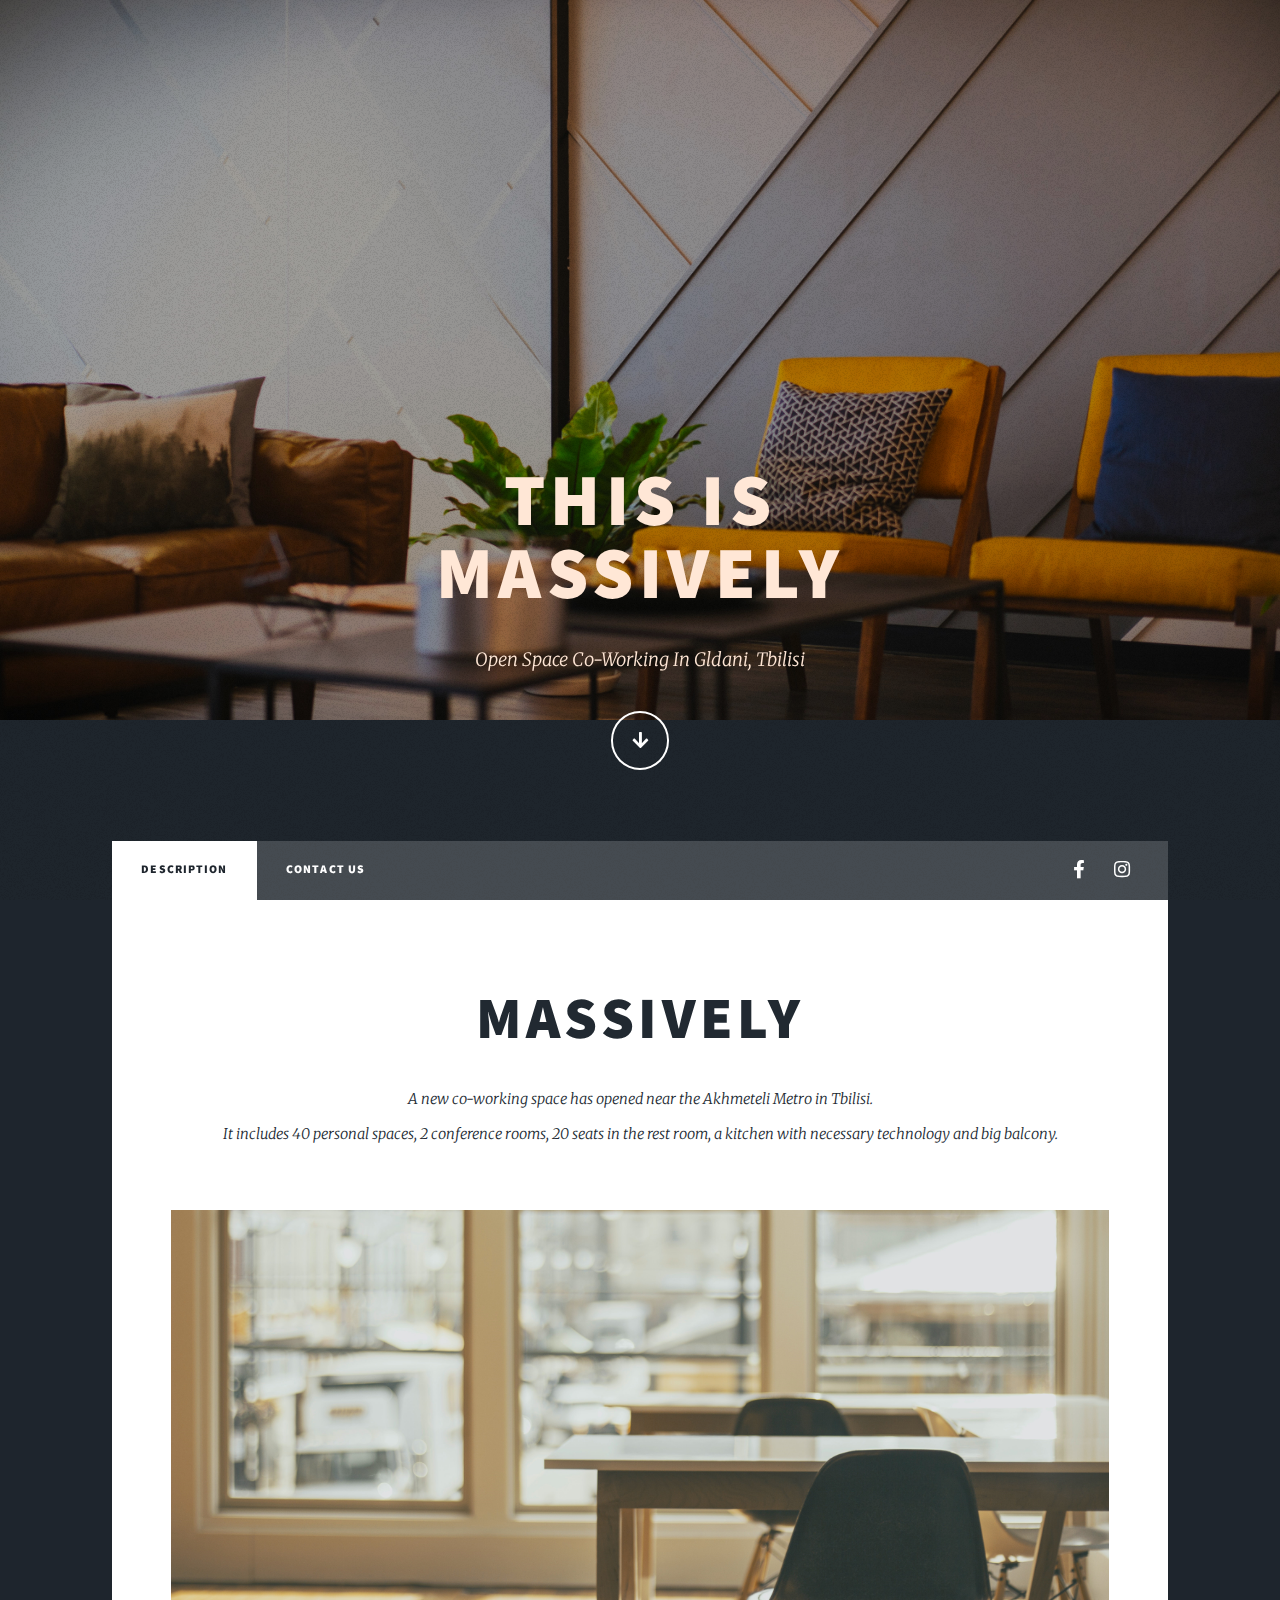
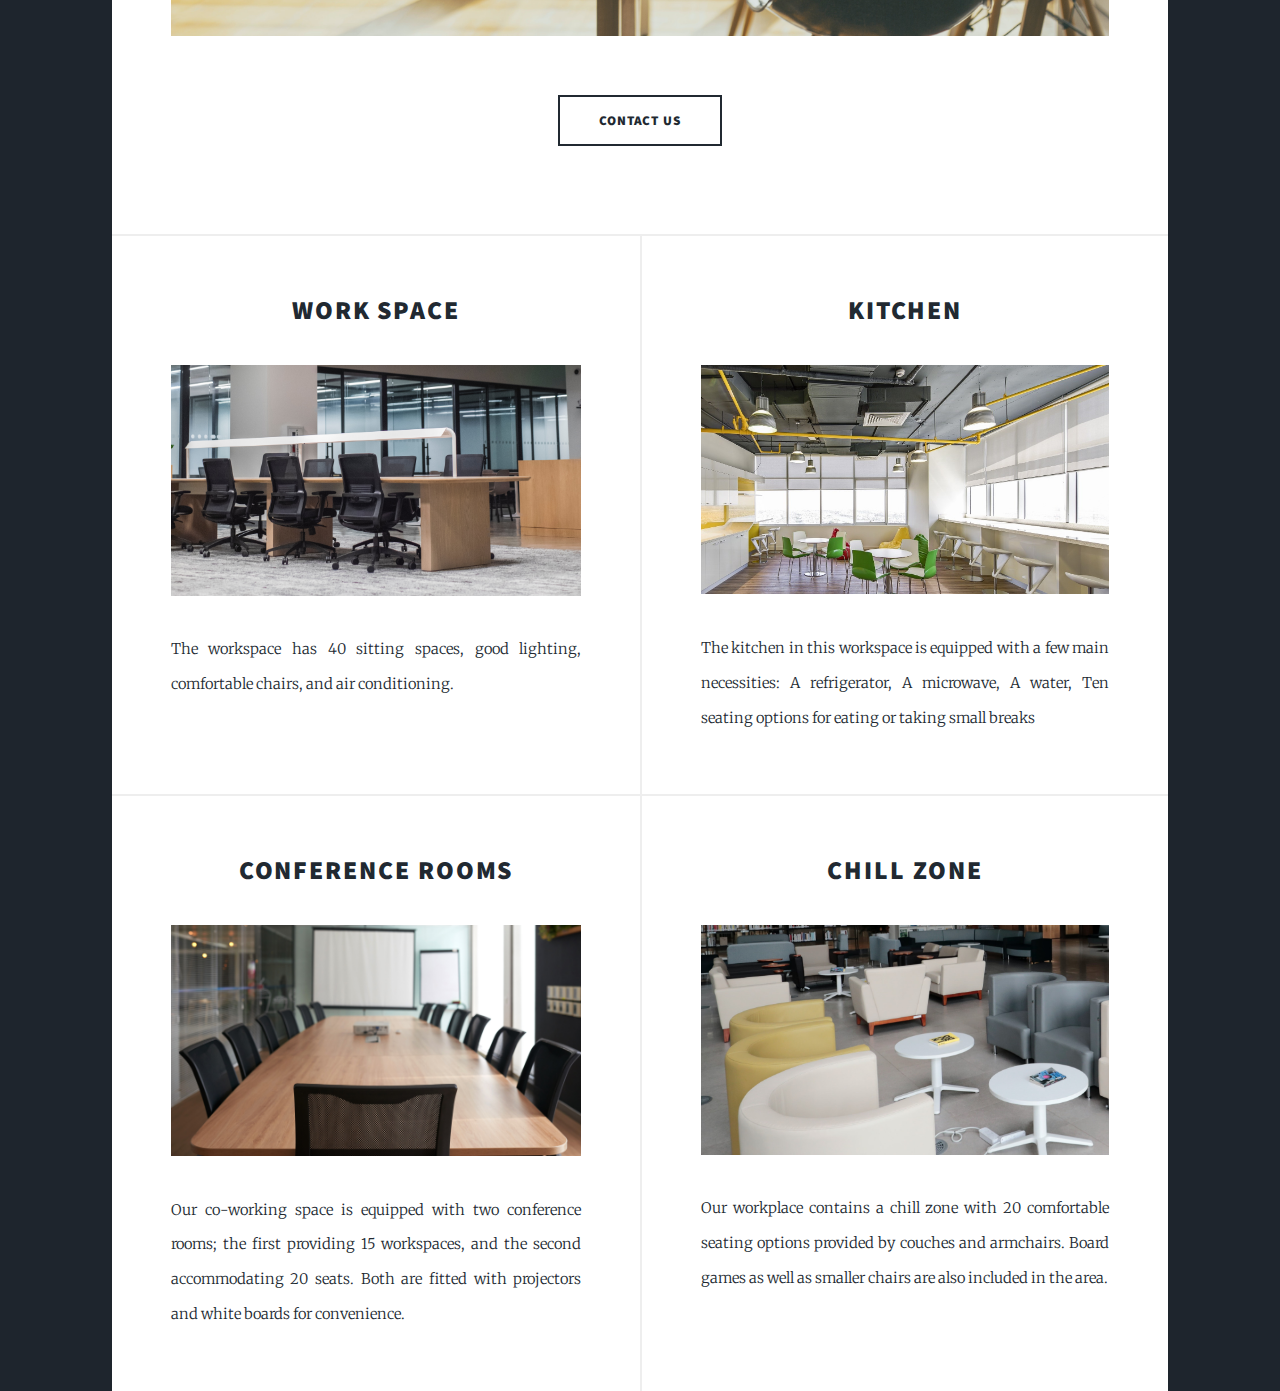
<file: index.html>
<!DOCTYPE html>
<!--
	Massively by HTML5 UP
	html5up.net | @ajlkn
	Free for personal and commercial use under the CCA 3.0 license (html5up.net/license)
-->
<html>
  <head>
    <title>Massively</title>
    <meta charset="utf-8" />
    <meta name="viewport" content="width=device-width, initial-scale=1, user-scalable=no" />
    <link rel="stylesheet" href="assets/css/main.css" />
    <noscript><link rel="stylesheet" href="assets/css/noscript.css" /></noscript>
  </head>
  <body class="is-preload">
    <!-- Wrapper -->
    <div id="wrapper" class="fade-in">
      <!-- Intro -->
      <div id="intro">
        <h1>
          This is
          <br />
          Massively
        </h1>
        <p>Open Space Co-Working In Gldani, Tbilisi</p>
        <ul class="actions">
          <li><a href="#header" class="button icon solid solo fa-arrow-down scrolly">Continue</a></li>
        </ul>
      </div>

      <!-- Header -->
      <header id="header">
        <a class="logo">Massively</a>
      </header>

      <!-- Nav -->
      <nav id="nav">
        <ul class="links">
          <li class="active"><a href="index.html">Description</a></li>
          <li><a href="contact-us.html">Contact Us</a></li>
        </ul>
        <ul class="icons">
          <li>
            <a href="https://www.facebook.com/massively.tbilisi/" target="_blank" class="icon brands fa-facebook-f"><span class="label">Facebook</span></a>
          </li>
          <li>
            <a href="https://www.instagram.com/massively_tbilisi/" target="_blank" class="icon brands fa-instagram"><span class="label">Instagram</span></a>
          </li>
        </ul>
      </nav>

      <!-- Main -->
      <div id="main">
        <!-- Featured Post -->
        <article class="post featured">
          <header class="major">
            <!-- <span class="date">April 25, 2017</span> -->
            <h2>
              <a href="#">MASSIVELY</a>
            </h2>
            <p>
              A new co-working space has opened near the Akhmeteli Metro in Tbilisi.
              <br />
              It includes 40 personal spaces, 2 conference rooms, 20 seats in the rest room, a kitchen with necessary technology and big balcony.
            </p>
          </header>
          <a href="#" class="image main"><img src="images/pic01.jpg" alt="" /></a>
          <ul class="actions special">
            <li><a href="contact-us.html" class="button large">Contact us</a></li>
          </ul>
        </article>

        <!-- Posts -->
        <section class="posts">
          <article>
            <header>
              <!-- <span class="date">April 24, 2017</span> -->
              <h2>
                <a href="#"
                  >Work Space</a
                >
              </h2>
            </header>
            <a href="#" class="image fit"><img src="images/pic02.jpg" alt="" /></a>
            <p>The workspace has 40 sitting spaces, good lighting, comfortable chairs, and air conditioning.</p>
          </article>
          <article>
            <header>
              <!-- <span class="date">April 22, 2017</span> -->
              <h2>
                <a href="#"
                  >Kitchen</a
                >
              </h2>
            </header>
            <a href="#" class="image fit"><img src="images/pic03.jpg" alt="" /></a>
            <p>The kitchen in this workspace is equipped with a few main necessities:

              A refrigerator,
              A microwave,
              A water,
              Ten seating options for eating or taking small breaks</p>
  
          </article>
          <article>
            <header>
              <h2>
                <a href="#"
                  >Conference Rooms</a
                >
              </h2>
            </header>
            <a href="#" class="image fit"><img src="images/pic04.jpg" alt="" /></a>
            <p>Our co-working space is equipped with two conference rooms; the first providing 15 workspaces, and the second accommodating 20 seats. Both are fitted with projectors and white boards for convenience.</p>

          </article>
          <article>
            <header>
              <h2>
                <a href="#"
                  >Chill Zone</a
                >
              </h2>
            </header>
            <a href="#" class="image fit"><img src="images/pic05.jpg" alt="" /></a>
            <p>Our workplace contains a chill zone with 20 comfortable seating options provided by couches and armchairs. Board games as well as smaller chairs are also included in the area.</p>
          </article>
        </section>
      </div>


    <!-- Scripts -->
    <script src="assets/js/jquery.min.js"></script>
    <script src="assets/js/jquery.scrollex.min.js"></script>
    <script src="assets/js/jquery.scrolly.min.js"></script>
    <script src="assets/js/browser.min.js"></script>
    <script src="assets/js/breakpoints.min.js"></script>
    <script src="assets/js/util.js"></script>
    <script src="assets/js/main.js"></script>
  </body>
</html>
</file>
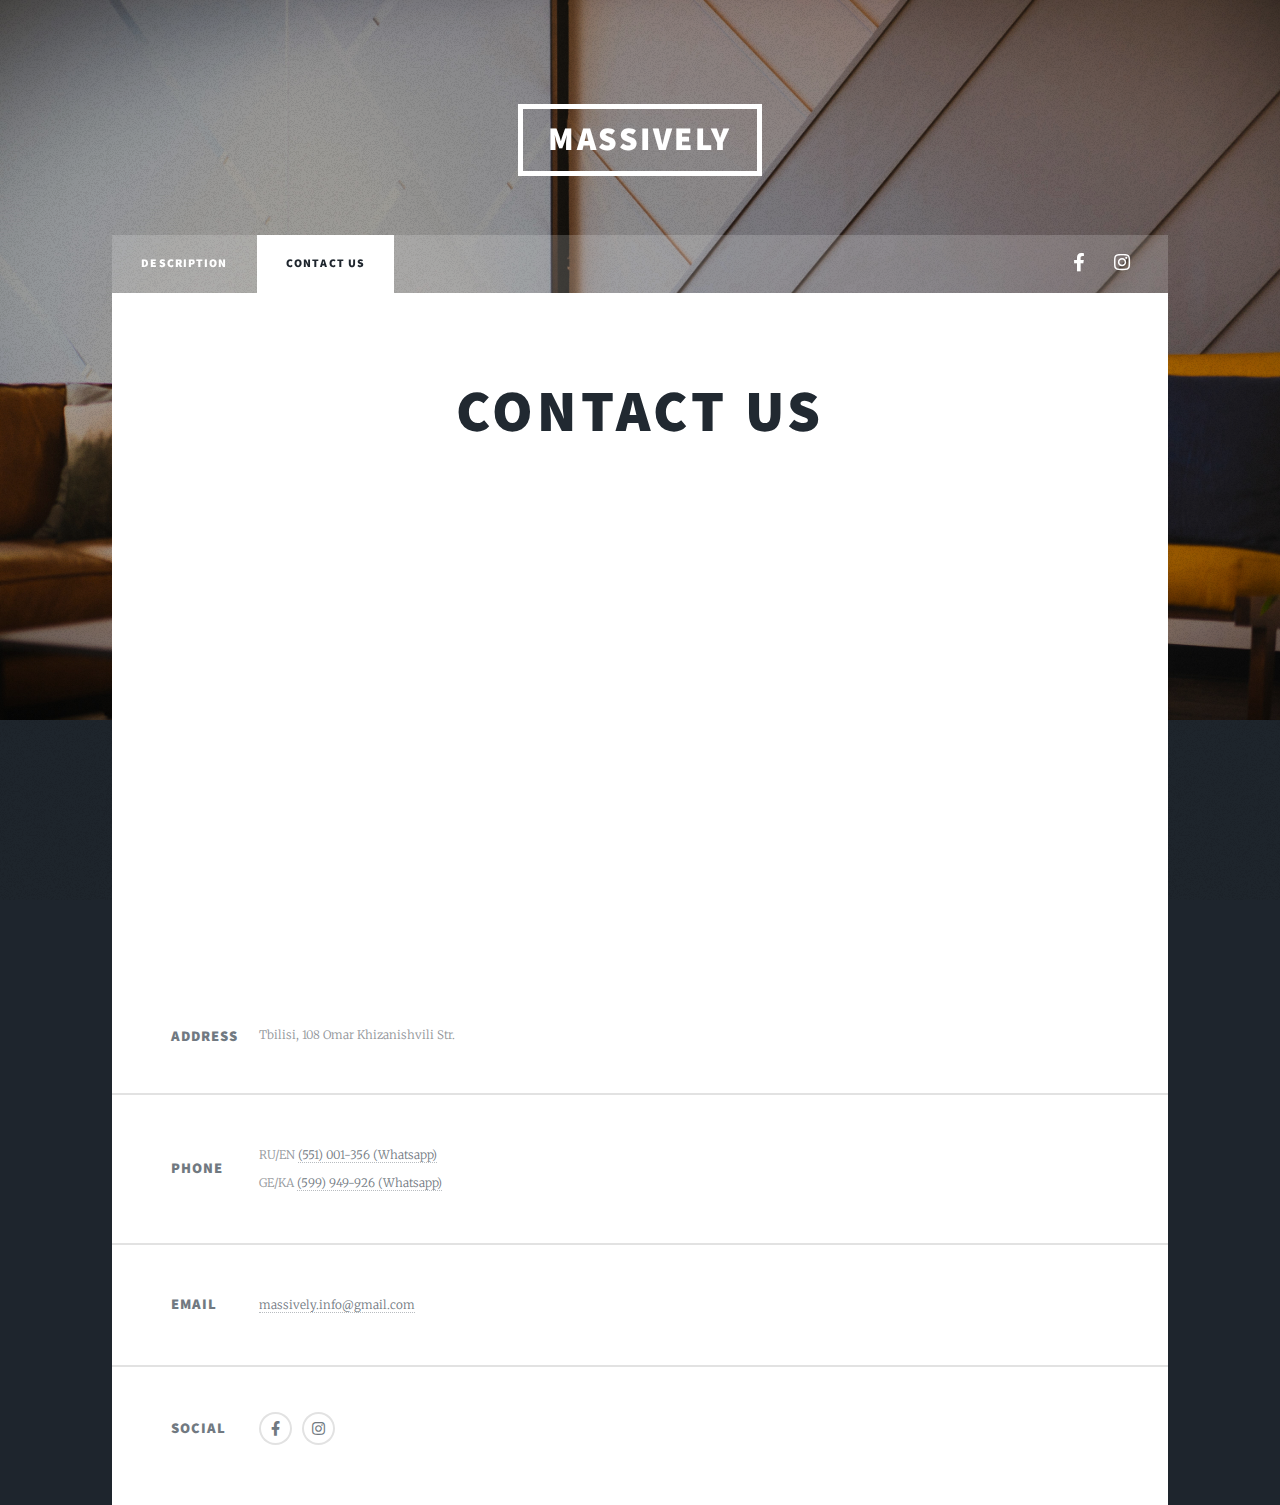
<file: contact-us.html>
<!DOCTYPE html>
<!--
	Massively by HTML5 UP
	html5up.net | @ajlkn
	Free for personal and commercial use under the CCA 3.0 license (html5up.net/license)
-->
<html>
  <head>
    <title>Contact us</title>
    <meta charset="utf-8" />
    <meta name="viewport" content="width=device-width, initial-scale=1, user-scalable=no" />
    <link rel="stylesheet" href="assets/css/main.css" />
    <noscript><link rel="stylesheet" href="assets/css/noscript.css" /></noscript>
  </head>
  <body class="is-preload">
    <!-- Wrapper -->
    <div id="wrapper">
      <!-- Header -->
      <header id="header">
        <a href="index.html" class="logo">Massively</a>
      </header>

      <!-- Nav -->
      <nav id="nav">
        <ul class="links">
          <li><a href="index.html">Description</a></li>
          <li class="active"><a href="generic.html">Contact us</a></li>
        </ul>
        <ul class="icons">
          <li>
            <a href="https://www.facebook.com/massively.tbilisi/" target="_blank" class="icon brands fa-facebook-f"><span class="label">Facebook</span></a>
          </li>
          <li>
            <a href="https://www.instagram.com/massively_tbilisi/" target="_blank" class="icon brands fa-instagram"><span class="label">Instagram</span></a>
          </li>
        </ul>
      </nav>

      <!-- Main -->
      <div id="main">
        <!-- Post -->
        <section class="post" style="padding-bottom: 0;">
          <header class="major">
            <h1>Contact us</h1>
          </header>
					<iframe src="https://www.google.com/maps/embed?pb=!1m18!1m12!1m3!1d185.88385209140532!2d44.82901559480536!3d41.80370922793575!2m3!1f0!2f0!3f0!3m2!1i1024!2i768!4f13.1!3m3!1m2!1s0x40446c14ebcc4739%3A0x3234c94a5670179f!2s108%20Omar%20Khizanishvili%20St%2C%20T&#39;bilisi%200167!5e0!3m2!1sen!2sge!4v1677518108479!5m2!1sen!2sge" width="100%" height="450" style="border:0;" allowfullscreen="" loading="lazy" referrerpolicy="no-referrer-when-downgrade"></iframe>
        </section>
      </div>

      <!-- Footer -->
      <footer id="footer">
        <section class="split contact">
          <section class="alt">
            <h3>Address</h3>
            <p>Tbilisi, 108 Omar Khizanishvili Str.</p>
          </section>
          <section>
            <h3>Phone</h3>
            <p>
							RU/EN
							<a href="tel:+995551001356">(551) 001-356 (Whatsapp)</a>
							<br>
							GE/KA
							<a href="tel:+995599949926">(599) 949-926 (Whatsapp)</a>
						</p>
          </section>
          <section>
            <h3>Email</h3>
            <p><a href="mailto:massively.info@gmail.com">massively.info@gmail.com</a></p>
          </section>
          <section>
            <h3>Social</h3>
            <ul class="icons alt">
              <li>
                <a href="https://www.facebook.com/massively.tbilisi/" target="_blank" class="icon brands alt fa-facebook-f"><span class="label">Facebook</span></a>
              </li>
              <li>
                <a href="https://www.instagram.com/massively_tbilisi/" class="icon brands alt fa-instagram"><span class="label">Instagram</span></a>
              </li>
            </ul>
          </section>
        </section>
      </footer>

    <!-- Scripts -->
    <script src="assets/js/jquery.min.js"></script>
    <script src="assets/js/jquery.scrollex.min.js"></script>
    <script src="assets/js/jquery.scrolly.min.js"></script>
    <script src="assets/js/browser.min.js"></script>
    <script src="assets/js/breakpoints.min.js"></script>
    <script src="assets/js/util.js"></script>
    <script src="assets/js/main.js"></script>
  </body>
</html>
</file>
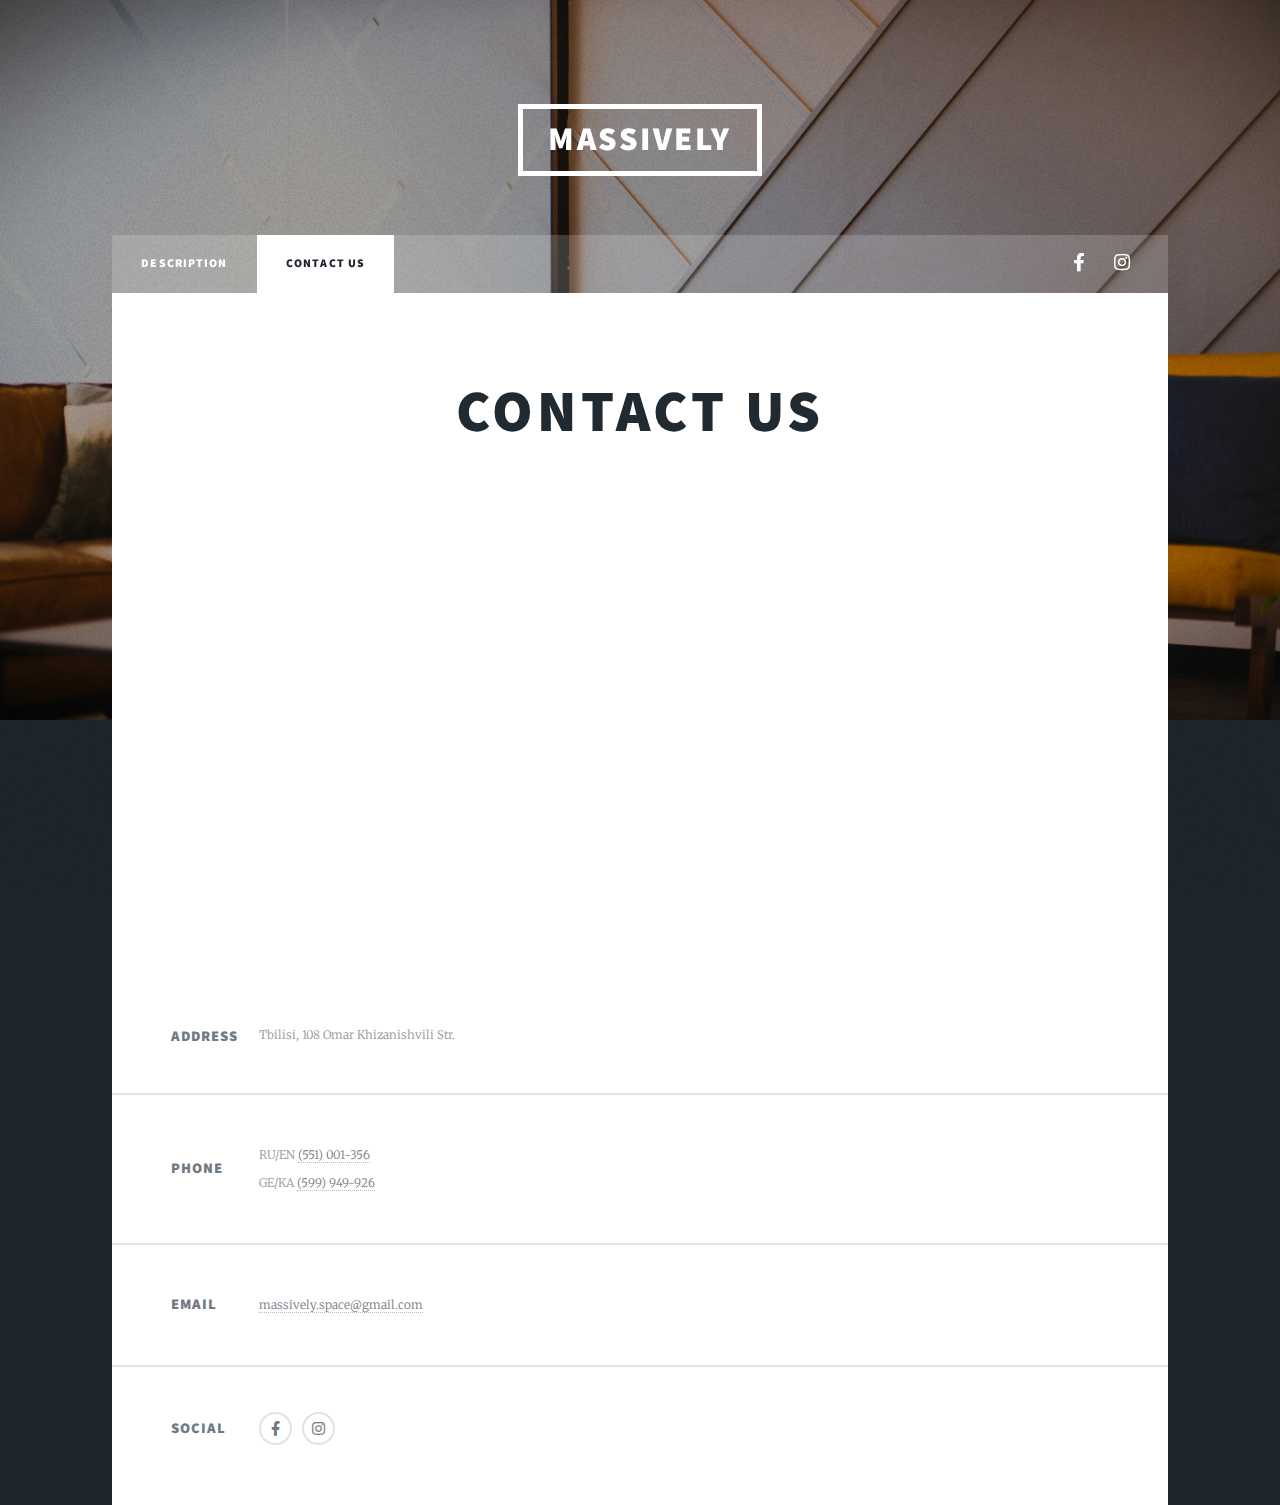
<file: generic.html>
<!DOCTYPE html>
<!--
	Massively by HTML5 UP
	html5up.net | @ajlkn
	Free for personal and commercial use under the CCA 3.0 license (html5up.net/license)
-->
<html>
  <head>
    <title>Generic Page - Massively by HTML5 UP</title>
    <meta charset="utf-8" />
    <meta name="viewport" content="width=device-width, initial-scale=1, user-scalable=no" />
    <link rel="stylesheet" href="assets/css/main.css" />
    <noscript><link rel="stylesheet" href="assets/css/noscript.css" /></noscript>
  </head>
  <body class="is-preload">
    <!-- Wrapper -->
    <div id="wrapper">
      <!-- Header -->
      <header id="header">
        <a href="index.html" class="logo">Massively</a>
      </header>

      <!-- Nav -->
      <nav id="nav">
        <ul class="links">
          <li><a href="index.html">Description</a></li>
          <li class="active"><a href="generic.html">Contact us</a></li>
        </ul>
        <ul class="icons">
          <li>
            <a href="#" class="icon brands fa-facebook-f"><span class="label">Facebook</span></a>
          </li>
          <li>
            <a href="#" class="icon brands fa-instagram"><span class="label">Instagram</span></a>
          </li>
        </ul>
      </nav>

      <!-- Main -->
      <div id="main">
        <!-- Post -->
        <section class="post" style="padding-bottom: 0;">
          <header class="major">
            <h1>Contact us</h1>
          </header>
					<iframe src="https://www.google.com/maps/embed?pb=!1m18!1m12!1m3!1d185.88385209140532!2d44.82901559480536!3d41.80370922793575!2m3!1f0!2f0!3f0!3m2!1i1024!2i768!4f13.1!3m3!1m2!1s0x40446c14ebcc4739%3A0x3234c94a5670179f!2s108%20Omar%20Khizanishvili%20St%2C%20T&#39;bilisi%200167!5e0!3m2!1sen!2sge!4v1677518108479!5m2!1sen!2sge" width="100%" height="450" style="border:0;" allowfullscreen="" loading="lazy" referrerpolicy="no-referrer-when-downgrade"></iframe>
        </section>
      </div>

      <!-- Footer -->
      <footer id="footer">
        <section class="split contact">
          <section class="alt">
            <h3>Address</h3>
            <p>Tbilisi, 108 Omar Khizanishvili Str.</p>
          </section>
          <section>
            <h3>Phone</h3>
            <p>
							RU/EN
							<a href="#">(551) 001-356</a>
							<br>
							GE/KA
							<a href="#">(599) 949-926</a>
						</p>
          </section>
          <section>
            <h3>Email</h3>
            <p><a href="#">massively.space@gmail.com</a></p>
          </section>
          <section>
            <h3>Social</h3>
            <ul class="icons alt">
              <li>
                <a href="#" class="icon brands alt fa-facebook-f"><span class="label">Facebook</span></a>
              </li>
              <li>
                <a href="#" class="icon brands alt fa-instagram"><span class="label">Instagram</span></a>
              </li>
            </ul>
          </section>
        </section>
      </footer>

    <!-- Scripts -->
    <script src="assets/js/jquery.min.js"></script>
    <script src="assets/js/jquery.scrollex.min.js"></script>
    <script src="assets/js/jquery.scrolly.min.js"></script>
    <script src="assets/js/browser.min.js"></script>
    <script src="assets/js/breakpoints.min.js"></script>
    <script src="assets/js/util.js"></script>
    <script src="assets/js/main.js"></script>
  </body>
</html>
</file>
<file: assets/css/main.css>
@import url(fontawesome-all.min.css);
@import url("https://fonts.googleapis.com/css?family=Merriweather:300,700,300italic,700italic|Source+Sans+Pro:900");

/*
	Massively by HTML5 UP
	html5up.net | @ajlkn
	Free for personal and commercial use under the CCA 3.0 license (html5up.net/license)
*/

html,
body,
div,
span,
applet,
object,
iframe,
h1,
h2,
h3,
h4,
h5,
h6,
p,
blockquote,
pre,
a,
abbr,
acronym,
address,
big,
cite,
code,
del,
dfn,
em,
img,
ins,
kbd,
q,
s,
samp,
small,
strike,
strong,
sub,
sup,
tt,
var,
b,
u,
i,
center,
dl,
dt,
dd,
ol,
ul,
li,
fieldset,
form,
label,
legend,
table,
caption,
tbody,
tfoot,
thead,
tr,
th,
td,
article,
aside,
canvas,
details,
embed,
figure,
figcaption,
footer,
header,
hgroup,
menu,
nav,
output,
ruby,
section,
summary,
time,
mark,
audio,
video {
	margin: 0;
	padding: 0;
	border: 0;
	font-size: 100%;
	font: inherit;
	vertical-align: baseline;
}

article,
aside,
details,
figcaption,
figure,
footer,
header,
hgroup,
menu,
nav,
section {
	display: block;
}

body {
	line-height: 1;
}

ol,
ul {
	list-style: none;
}

blockquote,
q {
	quotes: none;
}

blockquote:before,
blockquote:after,
q:before,
q:after {
	content: '';
	content: none;
}

table {
	border-collapse: collapse;
	border-spacing: 0;
}

body {
	-webkit-text-size-adjust: none;
}

mark {
	background-color: transparent;
	color: inherit;
}

input::-moz-focus-inner {
	border: 0;
	padding: 0;
}

input,
select,
textarea {
	-moz-appearance: none;
	-webkit-appearance: none;
	-ms-appearance: none;
	appearance: none;
}

/* Basic */

@-ms-viewport {
	width: device-width;
}

body {
	-ms-overflow-style: scrollbar;
}

@media screen and (max-width: 480px) {

	html,
	body {
		min-width: 320px;
	}

}

html {
	box-sizing: border-box;
}

*,
*:before,
*:after {
	box-sizing: inherit;
}

body {
	background-color: #1e252d;
}

body.is-preload *,
body.is-preload *:before,
body.is-preload *:after {
	-moz-animation: none !important;
	-webkit-animation: none !important;
	-ms-animation: none !important;
	animation: none !important;
	-moz-transition: none !important;
	-webkit-transition: none !important;
	-ms-transition: none !important;
	transition: none !important;
}

/* Type */

html {
	font-size: 16pt;
}

@media screen and (max-width: 1680px) {

	html {
		font-size: 12pt;
	}

}

@media screen and (max-width: 1280px) {

	html {
		font-size: 11pt;
	}

}

@media screen and (max-width: 360px) {

	html {
		font-size: 10pt;
	}

}

body {
	color: #212931;
}

body,
input,
select,
textarea {
	font-family: "Merriweather", Georgia, serif;
	font-weight: 300;
	font-size: 1rem;
	line-height: 2.375;
}

a {
	-moz-transition: color 0.2s ease-in-out, background-color 0.2s ease-in-out, border-color 0.2s ease-in-out, box-shadow 0.2s ease-in-out;
	-webkit-transition: color 0.2s ease-in-out, background-color 0.2s ease-in-out, border-color 0.2s ease-in-out, box-shadow 0.2s ease-in-out;
	-ms-transition: color 0.2s ease-in-out, background-color 0.2s ease-in-out, border-color 0.2s ease-in-out, box-shadow 0.2s ease-in-out;
	transition: color 0.2s ease-in-out, background-color 0.2s ease-in-out, border-color 0.2s ease-in-out, box-shadow 0.2s ease-in-out;
	border-bottom: dotted 1px;
	text-decoration: none;
}

a:hover {
	border-bottom-color: transparent;
}

strong,
b {
	font-weight: 600;
}

em,
i {
	font-style: italic;
}

p {
	text-align: justify;
	margin: 0 0 2rem 0;
}

h1,
h2,
h3,
h4,
h5,
h6 {
	font-family: "Source Sans Pro", Helvetica, sans-serif;
	font-weight: 900;
	line-height: 1.5;
	letter-spacing: 0.075em;
	text-transform: uppercase;
	margin: 0 0 1rem 0;
}

h1 a,
h2 a,
h3 a,
h4 a,
h5 a,
h6 a {
	border-bottom: 0;
	color: inherit;
	text-decoration: none;
}

h1 {
	font-size: 4rem;
	line-height: 1.1;
	margin: 0 0 2rem 0;
}

h2 {
	font-size: 1.75rem;
	line-height: 1.3;
	margin: 0 0 1.5rem 0;
}

h3 {
	font-size: 1.25rem;
	margin: 0 0 1.5rem 0;
}

h4 {
	font-size: 1rem;
}

h5 {
	font-size: 0.9rem;
}

h6 {
	font-size: 0.8rem;
}

sub {
	font-size: 0.8rem;
	position: relative;
	top: 0.5rem;
}

sup {
	font-size: 0.8rem;
	position: relative;
	top: -0.5rem;
}

blockquote {
	border-left: solid 4px;
	font-style: italic;
	margin: 0 0 2rem 0;
	padding: 0.5rem 0 0.5rem 2rem;
}

code {
	border: solid 2px;
	font-family: "Courier New", monospace;
	font-size: 0.9rem;
	margin: 0 0.25rem;
	padding: 0.25rem 0.65rem;
}

pre {
	-webkit-overflow-scrolling: touch;
	font-family: "Courier New", monospace;
	font-size: 0.9rem;
	margin: 0 0 2rem 0;
}

pre code {
	display: block;
	line-height: 1.75;
	padding: 1rem 1.5rem;
	overflow-x: auto;
}

hr {
	border: 0;
	border-bottom: solid 2px;
	margin: 3rem 0;
}

hr.major {
	margin: 5rem 0;
}

.align-left {
	text-align: left;
}

.align-center {
	text-align: center;
}

.align-right {
	text-align: right;
}

input,
select,
textarea {
	color: #212931;
}

a {
	color: #212931;
	border-bottom-color: rgba(33, 41, 49, 0.5);
}

a:hover {
	border-bottom-color: transparent;
	color: #18bfef !important;
}

strong,
b {
	color: #212931;
}

h1,
h2,
h3,
h4,
h5,
h6 {
	color: #212931;
}

blockquote {
	border-left-color: #eeeeee;
}

code {
	background: rgba(220, 220, 220, 0.25);
	border-color: #eeeeee;
}

hr {
	border-bottom-color: #eeeeee;
}

/* Row */

.row {
	display: flex;
	flex-wrap: wrap;
	box-sizing: border-box;
	align-items: stretch;
}

.row>* {
	box-sizing: border-box;
}

.row.gtr-uniform>*> :last-child {
	margin-bottom: 0;
}

.row.aln-left {
	justify-content: flex-start;
}

.row.aln-center {
	justify-content: center;
}

.row.aln-right {
	justify-content: flex-end;
}

.row.aln-top {
	align-items: flex-start;
}

.row.aln-middle {
	align-items: center;
}

.row.aln-bottom {
	align-items: flex-end;
}

.row>.imp {
	order: -1;
}

.row>.col-1 {
	width: 8.33333%;
}

.row>.off-1 {
	margin-left: 8.33333%;
}

.row>.col-2 {
	width: 16.66667%;
}

.row>.off-2 {
	margin-left: 16.66667%;
}

.row>.col-3 {
	width: 25%;
}

.row>.off-3 {
	margin-left: 25%;
}

.row>.col-4 {
	width: 33.33333%;
}

.row>.off-4 {
	margin-left: 33.33333%;
}

.row>.col-5 {
	width: 41.66667%;
}

.row>.off-5 {
	margin-left: 41.66667%;
}

.row>.col-6 {
	width: 50%;
}

.row>.off-6 {
	margin-left: 50%;
}

.row>.col-7 {
	width: 58.33333%;
}

.row>.off-7 {
	margin-left: 58.33333%;
}

.row>.col-8 {
	width: 66.66667%;
}

.row>.off-8 {
	margin-left: 66.66667%;
}

.row>.col-9 {
	width: 75%;
}

.row>.off-9 {
	margin-left: 75%;
}

.row>.col-10 {
	width: 83.33333%;
}

.row>.off-10 {
	margin-left: 83.33333%;
}

.row>.col-11 {
	width: 91.66667%;
}

.row>.off-11 {
	margin-left: 91.66667%;
}

.row>.col-12 {
	width: 100%;
}

.row>.off-12 {
	margin-left: 100%;
}

.row.gtr-0 {
	margin-top: 0;
	margin-left: 0rem;
}

.row.gtr-0>* {
	padding: 0 0 0 0rem;
}

.row.gtr-0.gtr-uniform {
	margin-top: 0rem;
}

.row.gtr-0.gtr-uniform>* {
	padding-top: 0rem;
}

.row.gtr-25 {
	margin-top: 0;
	margin-left: -0.375rem;
}

.row.gtr-25>* {
	padding: 0 0 0 0.375rem;
}

.row.gtr-25.gtr-uniform {
	margin-top: -0.375rem;
}

.row.gtr-25.gtr-uniform>* {
	padding-top: 0.375rem;
}

.row.gtr-50 {
	margin-top: 0;
	margin-left: -0.75rem;
}

.row.gtr-50>* {
	padding: 0 0 0 0.75rem;
}

.row.gtr-50.gtr-uniform {
	margin-top: -0.75rem;
}

.row.gtr-50.gtr-uniform>* {
	padding-top: 0.75rem;
}

.row {
	margin-top: 0;
	margin-left: -1.5rem;
}

.row>* {
	padding: 0 0 0 1.5rem;
}

.row.gtr-uniform {
	margin-top: -1.5rem;
}

.row.gtr-uniform>* {
	padding-top: 1.5rem;
}

.row.gtr-150 {
	margin-top: 0;
	margin-left: -2.25rem;
}

.row.gtr-150>* {
	padding: 0 0 0 2.25rem;
}

.row.gtr-150.gtr-uniform {
	margin-top: -2.25rem;
}

.row.gtr-150.gtr-uniform>* {
	padding-top: 2.25rem;
}

.row.gtr-200 {
	margin-top: 0;
	margin-left: -3rem;
}

.row.gtr-200>* {
	padding: 0 0 0 3rem;
}

.row.gtr-200.gtr-uniform {
	margin-top: -3rem;
}

.row.gtr-200.gtr-uniform>* {
	padding-top: 3rem;
}

@media screen and (max-width: 1680px) {

	.row {
		display: flex;
		flex-wrap: wrap;
		box-sizing: border-box;
		align-items: stretch;
	}

	.row>* {
		box-sizing: border-box;
	}

	.row.gtr-uniform>*> :last-child {
		margin-bottom: 0;
	}

	.row.aln-left {
		justify-content: flex-start;
	}

	.row.aln-center {
		justify-content: center;
	}

	.row.aln-right {
		justify-content: flex-end;
	}

	.row.aln-top {
		align-items: flex-start;
	}

	.row.aln-middle {
		align-items: center;
	}

	.row.aln-bottom {
		align-items: flex-end;
	}

	.row>.imp-xlarge {
		order: -1;
	}

	.row>.col-1-xlarge {
		width: 8.33333%;
	}

	.row>.off-1-xlarge {
		margin-left: 8.33333%;
	}

	.row>.col-2-xlarge {
		width: 16.66667%;
	}

	.row>.off-2-xlarge {
		margin-left: 16.66667%;
	}

	.row>.col-3-xlarge {
		width: 25%;
	}

	.row>.off-3-xlarge {
		margin-left: 25%;
	}

	.row>.col-4-xlarge {
		width: 33.33333%;
	}

	.row>.off-4-xlarge {
		margin-left: 33.33333%;
	}

	.row>.col-5-xlarge {
		width: 41.66667%;
	}

	.row>.off-5-xlarge {
		margin-left: 41.66667%;
	}

	.row>.col-6-xlarge {
		width: 50%;
	}

	.row>.off-6-xlarge {
		margin-left: 50%;
	}

	.row>.col-7-xlarge {
		width: 58.33333%;
	}

	.row>.off-7-xlarge {
		margin-left: 58.33333%;
	}

	.row>.col-8-xlarge {
		width: 66.66667%;
	}

	.row>.off-8-xlarge {
		margin-left: 66.66667%;
	}

	.row>.col-9-xlarge {
		width: 75%;
	}

	.row>.off-9-xlarge {
		margin-left: 75%;
	}

	.row>.col-10-xlarge {
		width: 83.33333%;
	}

	.row>.off-10-xlarge {
		margin-left: 83.33333%;
	}

	.row>.col-11-xlarge {
		width: 91.66667%;
	}

	.row>.off-11-xlarge {
		margin-left: 91.66667%;
	}

	.row>.col-12-xlarge {
		width: 100%;
	}

	.row>.off-12-xlarge {
		margin-left: 100%;
	}

	.row.gtr-0 {
		margin-top: 0;
		margin-left: 0rem;
	}

	.row.gtr-0>* {
		padding: 0 0 0 0rem;
	}

	.row.gtr-0.gtr-uniform {
		margin-top: 0rem;
	}

	.row.gtr-0.gtr-uniform>* {
		padding-top: 0rem;
	}

	.row.gtr-25 {
		margin-top: 0;
		margin-left: -0.375rem;
	}

	.row.gtr-25>* {
		padding: 0 0 0 0.375rem;
	}

	.row.gtr-25.gtr-uniform {
		margin-top: -0.375rem;
	}

	.row.gtr-25.gtr-uniform>* {
		padding-top: 0.375rem;
	}

	.row.gtr-50 {
		margin-top: 0;
		margin-left: -0.75rem;
	}

	.row.gtr-50>* {
		padding: 0 0 0 0.75rem;
	}

	.row.gtr-50.gtr-uniform {
		margin-top: -0.75rem;
	}

	.row.gtr-50.gtr-uniform>* {
		padding-top: 0.75rem;
	}

	.row {
		margin-top: 0;
		margin-left: -1.5rem;
	}

	.row>* {
		padding: 0 0 0 1.5rem;
	}

	.row.gtr-uniform {
		margin-top: -1.5rem;
	}

	.row.gtr-uniform>* {
		padding-top: 1.5rem;
	}

	.row.gtr-150 {
		margin-top: 0;
		margin-left: -2.25rem;
	}

	.row.gtr-150>* {
		padding: 0 0 0 2.25rem;
	}

	.row.gtr-150.gtr-uniform {
		margin-top: -2.25rem;
	}

	.row.gtr-150.gtr-uniform>* {
		padding-top: 2.25rem;
	}

	.row.gtr-200 {
		margin-top: 0;
		margin-left: -3rem;
	}

	.row.gtr-200>* {
		padding: 0 0 0 3rem;
	}

	.row.gtr-200.gtr-uniform {
		margin-top: -3rem;
	}

	.row.gtr-200.gtr-uniform>* {
		padding-top: 3rem;
	}

}

@media screen and (max-width: 1280px) {

	.row {
		display: flex;
		flex-wrap: wrap;
		box-sizing: border-box;
		align-items: stretch;
	}

	.row>* {
		box-sizing: border-box;
	}

	.row.gtr-uniform>*> :last-child {
		margin-bottom: 0;
	}

	.row.aln-left {
		justify-content: flex-start;
	}

	.row.aln-center {
		justify-content: center;
	}

	.row.aln-right {
		justify-content: flex-end;
	}

	.row.aln-top {
		align-items: flex-start;
	}

	.row.aln-middle {
		align-items: center;
	}

	.row.aln-bottom {
		align-items: flex-end;
	}

	.row>.imp-large {
		order: -1;
	}

	.row>.col-1-large {
		width: 8.33333%;
	}

	.row>.off-1-large {
		margin-left: 8.33333%;
	}

	.row>.col-2-large {
		width: 16.66667%;
	}

	.row>.off-2-large {
		margin-left: 16.66667%;
	}

	.row>.col-3-large {
		width: 25%;
	}

	.row>.off-3-large {
		margin-left: 25%;
	}

	.row>.col-4-large {
		width: 33.33333%;
	}

	.row>.off-4-large {
		margin-left: 33.33333%;
	}

	.row>.col-5-large {
		width: 41.66667%;
	}

	.row>.off-5-large {
		margin-left: 41.66667%;
	}

	.row>.col-6-large {
		width: 50%;
	}

	.row>.off-6-large {
		margin-left: 50%;
	}

	.row>.col-7-large {
		width: 58.33333%;
	}

	.row>.off-7-large {
		margin-left: 58.33333%;
	}

	.row>.col-8-large {
		width: 66.66667%;
	}

	.row>.off-8-large {
		margin-left: 66.66667%;
	}

	.row>.col-9-large {
		width: 75%;
	}

	.row>.off-9-large {
		margin-left: 75%;
	}

	.row>.col-10-large {
		width: 83.33333%;
	}

	.row>.off-10-large {
		margin-left: 83.33333%;
	}

	.row>.col-11-large {
		width: 91.66667%;
	}

	.row>.off-11-large {
		margin-left: 91.66667%;
	}

	.row>.col-12-large {
		width: 100%;
	}

	.row>.off-12-large {
		margin-left: 100%;
	}

	.row.gtr-0 {
		margin-top: 0;
		margin-left: 0rem;
	}

	.row.gtr-0>* {
		padding: 0 0 0 0rem;
	}

	.row.gtr-0.gtr-uniform {
		margin-top: 0rem;
	}

	.row.gtr-0.gtr-uniform>* {
		padding-top: 0rem;
	}

	.row.gtr-25 {
		margin-top: 0;
		margin-left: -0.375rem;
	}

	.row.gtr-25>* {
		padding: 0 0 0 0.375rem;
	}

	.row.gtr-25.gtr-uniform {
		margin-top: -0.375rem;
	}

	.row.gtr-25.gtr-uniform>* {
		padding-top: 0.375rem;
	}

	.row.gtr-50 {
		margin-top: 0;
		margin-left: -0.75rem;
	}

	.row.gtr-50>* {
		padding: 0 0 0 0.75rem;
	}

	.row.gtr-50.gtr-uniform {
		margin-top: -0.75rem;
	}

	.row.gtr-50.gtr-uniform>* {
		padding-top: 0.75rem;
	}

	.row {
		margin-top: 0;
		margin-left: -1.5rem;
	}

	.row>* {
		padding: 0 0 0 1.5rem;
	}

	.row.gtr-uniform {
		margin-top: -1.5rem;
	}

	.row.gtr-uniform>* {
		padding-top: 1.5rem;
	}

	.row.gtr-150 {
		margin-top: 0;
		margin-left: -2.25rem;
	}

	.row.gtr-150>* {
		padding: 0 0 0 2.25rem;
	}

	.row.gtr-150.gtr-uniform {
		margin-top: -2.25rem;
	}

	.row.gtr-150.gtr-uniform>* {
		padding-top: 2.25rem;
	}

	.row.gtr-200 {
		margin-top: 0;
		margin-left: -3rem;
	}

	.row.gtr-200>* {
		padding: 0 0 0 3rem;
	}

	.row.gtr-200.gtr-uniform {
		margin-top: -3rem;
	}

	.row.gtr-200.gtr-uniform>* {
		padding-top: 3rem;
	}

}

@media screen and (max-width: 980px) {

	.row {
		display: flex;
		flex-wrap: wrap;
		box-sizing: border-box;
		align-items: stretch;
	}

	.row>* {
		box-sizing: border-box;
	}

	.row.gtr-uniform>*> :last-child {
		margin-bottom: 0;
	}

	.row.aln-left {
		justify-content: flex-start;
	}

	.row.aln-center {
		justify-content: center;
	}

	.row.aln-right {
		justify-content: flex-end;
	}

	.row.aln-top {
		align-items: flex-start;
	}

	.row.aln-middle {
		align-items: center;
	}

	.row.aln-bottom {
		align-items: flex-end;
	}

	.row>.imp-medium {
		order: -1;
	}

	.row>.col-1-medium {
		width: 8.33333%;
	}

	.row>.off-1-medium {
		margin-left: 8.33333%;
	}

	.row>.col-2-medium {
		width: 16.66667%;
	}

	.row>.off-2-medium {
		margin-left: 16.66667%;
	}

	.row>.col-3-medium {
		width: 25%;
	}

	.row>.off-3-medium {
		margin-left: 25%;
	}

	.row>.col-4-medium {
		width: 33.33333%;
	}

	.row>.off-4-medium {
		margin-left: 33.33333%;
	}

	.row>.col-5-medium {
		width: 41.66667%;
	}

	.row>.off-5-medium {
		margin-left: 41.66667%;
	}

	.row>.col-6-medium {
		width: 50%;
	}

	.row>.off-6-medium {
		margin-left: 50%;
	}

	.row>.col-7-medium {
		width: 58.33333%;
	}

	.row>.off-7-medium {
		margin-left: 58.33333%;
	}

	.row>.col-8-medium {
		width: 66.66667%;
	}

	.row>.off-8-medium {
		margin-left: 66.66667%;
	}

	.row>.col-9-medium {
		width: 75%;
	}

	.row>.off-9-medium {
		margin-left: 75%;
	}

	.row>.col-10-medium {
		width: 83.33333%;
	}

	.row>.off-10-medium {
		margin-left: 83.33333%;
	}

	.row>.col-11-medium {
		width: 91.66667%;
	}

	.row>.off-11-medium {
		margin-left: 91.66667%;
	}

	.row>.col-12-medium {
		width: 100%;
	}

	.row>.off-12-medium {
		margin-left: 100%;
	}

	.row.gtr-0 {
		margin-top: 0;
		margin-left: 0rem;
	}

	.row.gtr-0>* {
		padding: 0 0 0 0rem;
	}

	.row.gtr-0.gtr-uniform {
		margin-top: 0rem;
	}

	.row.gtr-0.gtr-uniform>* {
		padding-top: 0rem;
	}

	.row.gtr-25 {
		margin-top: 0;
		margin-left: -0.375rem;
	}

	.row.gtr-25>* {
		padding: 0 0 0 0.375rem;
	}

	.row.gtr-25.gtr-uniform {
		margin-top: -0.375rem;
	}

	.row.gtr-25.gtr-uniform>* {
		padding-top: 0.375rem;
	}

	.row.gtr-50 {
		margin-top: 0;
		margin-left: -0.75rem;
	}

	.row.gtr-50>* {
		padding: 0 0 0 0.75rem;
	}

	.row.gtr-50.gtr-uniform {
		margin-top: -0.75rem;
	}

	.row.gtr-50.gtr-uniform>* {
		padding-top: 0.75rem;
	}

	.row {
		margin-top: 0;
		margin-left: -1.5rem;
	}

	.row>* {
		padding: 0 0 0 1.5rem;
	}

	.row.gtr-uniform {
		margin-top: -1.5rem;
	}

	.row.gtr-uniform>* {
		padding-top: 1.5rem;
	}

	.row.gtr-150 {
		margin-top: 0;
		margin-left: -2.25rem;
	}

	.row.gtr-150>* {
		padding: 0 0 0 2.25rem;
	}

	.row.gtr-150.gtr-uniform {
		margin-top: -2.25rem;
	}

	.row.gtr-150.gtr-uniform>* {
		padding-top: 2.25rem;
	}

	.row.gtr-200 {
		margin-top: 0;
		margin-left: -3rem;
	}

	.row.gtr-200>* {
		padding: 0 0 0 3rem;
	}

	.row.gtr-200.gtr-uniform {
		margin-top: -3rem;
	}

	.row.gtr-200.gtr-uniform>* {
		padding-top: 3rem;
	}

}

@media screen and (max-width: 736px) {

	.row {
		display: flex;
		flex-wrap: wrap;
		box-sizing: border-box;
		align-items: stretch;
	}

	.row>* {
		box-sizing: border-box;
	}

	.row.gtr-uniform>*> :last-child {
		margin-bottom: 0;
	}

	.row.aln-left {
		justify-content: flex-start;
	}

	.row.aln-center {
		justify-content: center;
	}

	.row.aln-right {
		justify-content: flex-end;
	}

	.row.aln-top {
		align-items: flex-start;
	}

	.row.aln-middle {
		align-items: center;
	}

	.row.aln-bottom {
		align-items: flex-end;
	}

	.row>.imp-small {
		order: -1;
	}

	.row>.col-1-small {
		width: 8.33333%;
	}

	.row>.off-1-small {
		margin-left: 8.33333%;
	}

	.row>.col-2-small {
		width: 16.66667%;
	}

	.row>.off-2-small {
		margin-left: 16.66667%;
	}

	.row>.col-3-small {
		width: 25%;
	}

	.row>.off-3-small {
		margin-left: 25%;
	}

	.row>.col-4-small {
		width: 33.33333%;
	}

	.row>.off-4-small {
		margin-left: 33.33333%;
	}

	.row>.col-5-small {
		width: 41.66667%;
	}

	.row>.off-5-small {
		margin-left: 41.66667%;
	}

	.row>.col-6-small {
		width: 50%;
	}

	.row>.off-6-small {
		margin-left: 50%;
	}

	.row>.col-7-small {
		width: 58.33333%;
	}

	.row>.off-7-small {
		margin-left: 58.33333%;
	}

	.row>.col-8-small {
		width: 66.66667%;
	}

	.row>.off-8-small {
		margin-left: 66.66667%;
	}

	.row>.col-9-small {
		width: 75%;
	}

	.row>.off-9-small {
		margin-left: 75%;
	}

	.row>.col-10-small {
		width: 83.33333%;
	}

	.row>.off-10-small {
		margin-left: 83.33333%;
	}

	.row>.col-11-small {
		width: 91.66667%;
	}

	.row>.off-11-small {
		margin-left: 91.66667%;
	}

	.row>.col-12-small {
		width: 100%;
	}

	.row>.off-12-small {
		margin-left: 100%;
	}

	.row.gtr-0 {
		margin-top: 0;
		margin-left: 0rem;
	}

	.row.gtr-0>* {
		padding: 0 0 0 0rem;
	}

	.row.gtr-0.gtr-uniform {
		margin-top: 0rem;
	}

	.row.gtr-0.gtr-uniform>* {
		padding-top: 0rem;
	}

	.row.gtr-25 {
		margin-top: 0;
		margin-left: -0.375rem;
	}

	.row.gtr-25>* {
		padding: 0 0 0 0.375rem;
	}

	.row.gtr-25.gtr-uniform {
		margin-top: -0.375rem;
	}

	.row.gtr-25.gtr-uniform>* {
		padding-top: 0.375rem;
	}

	.row.gtr-50 {
		margin-top: 0;
		margin-left: -0.75rem;
	}

	.row.gtr-50>* {
		padding: 0 0 0 0.75rem;
	}

	.row.gtr-50.gtr-uniform {
		margin-top: -0.75rem;
	}

	.row.gtr-50.gtr-uniform>* {
		padding-top: 0.75rem;
	}

	.row {
		margin-top: 0;
		margin-left: -1.5rem;
	}

	.row>* {
		padding: 0 0 0 1.5rem;
	}

	.row.gtr-uniform {
		margin-top: -1.5rem;
	}

	.row.gtr-uniform>* {
		padding-top: 1.5rem;
	}

	.row.gtr-150 {
		margin-top: 0;
		margin-left: -2.25rem;
	}

	.row.gtr-150>* {
		padding: 0 0 0 2.25rem;
	}

	.row.gtr-150.gtr-uniform {
		margin-top: -2.25rem;
	}

	.row.gtr-150.gtr-uniform>* {
		padding-top: 2.25rem;
	}

	.row.gtr-200 {
		margin-top: 0;
		margin-left: -3rem;
	}

	.row.gtr-200>* {
		padding: 0 0 0 3rem;
	}

	.row.gtr-200.gtr-uniform {
		margin-top: -3rem;
	}

	.row.gtr-200.gtr-uniform>* {
		padding-top: 3rem;
	}

}

@media screen and (max-width: 480px) {

	.row {
		display: flex;
		flex-wrap: wrap;
		box-sizing: border-box;
		align-items: stretch;
	}

	.row>* {
		box-sizing: border-box;
	}

	.row.gtr-uniform>*> :last-child {
		margin-bottom: 0;
	}

	.row.aln-left {
		justify-content: flex-start;
	}

	.row.aln-center {
		justify-content: center;
	}

	.row.aln-right {
		justify-content: flex-end;
	}

	.row.aln-top {
		align-items: flex-start;
	}

	.row.aln-middle {
		align-items: center;
	}

	.row.aln-bottom {
		align-items: flex-end;
	}

	.row>.imp-xsmall {
		order: -1;
	}

	.row>.col-1-xsmall {
		width: 8.33333%;
	}

	.row>.off-1-xsmall {
		margin-left: 8.33333%;
	}

	.row>.col-2-xsmall {
		width: 16.66667%;
	}

	.row>.off-2-xsmall {
		margin-left: 16.66667%;
	}

	.row>.col-3-xsmall {
		width: 25%;
	}

	.row>.off-3-xsmall {
		margin-left: 25%;
	}

	.row>.col-4-xsmall {
		width: 33.33333%;
	}

	.row>.off-4-xsmall {
		margin-left: 33.33333%;
	}

	.row>.col-5-xsmall {
		width: 41.66667%;
	}

	.row>.off-5-xsmall {
		margin-left: 41.66667%;
	}

	.row>.col-6-xsmall {
		width: 50%;
	}

	.row>.off-6-xsmall {
		margin-left: 50%;
	}

	.row>.col-7-xsmall {
		width: 58.33333%;
	}

	.row>.off-7-xsmall {
		margin-left: 58.33333%;
	}

	.row>.col-8-xsmall {
		width: 66.66667%;
	}

	.row>.off-8-xsmall {
		margin-left: 66.66667%;
	}

	.row>.col-9-xsmall {
		width: 75%;
	}

	.row>.off-9-xsmall {
		margin-left: 75%;
	}

	.row>.col-10-xsmall {
		width: 83.33333%;
	}

	.row>.off-10-xsmall {
		margin-left: 83.33333%;
	}

	.row>.col-11-xsmall {
		width: 91.66667%;
	}

	.row>.off-11-xsmall {
		margin-left: 91.66667%;
	}

	.row>.col-12-xsmall {
		width: 100%;
	}

	.row>.off-12-xsmall {
		margin-left: 100%;
	}

	.row.gtr-0 {
		margin-top: 0;
		margin-left: 0rem;
	}

	.row.gtr-0>* {
		padding: 0 0 0 0rem;
	}

	.row.gtr-0.gtr-uniform {
		margin-top: 0rem;
	}

	.row.gtr-0.gtr-uniform>* {
		padding-top: 0rem;
	}

	.row.gtr-25 {
		margin-top: 0;
		margin-left: -0.375rem;
	}

	.row.gtr-25>* {
		padding: 0 0 0 0.375rem;
	}

	.row.gtr-25.gtr-uniform {
		margin-top: -0.375rem;
	}

	.row.gtr-25.gtr-uniform>* {
		padding-top: 0.375rem;
	}

	.row.gtr-50 {
		margin-top: 0;
		margin-left: -0.75rem;
	}

	.row.gtr-50>* {
		padding: 0 0 0 0.75rem;
	}

	.row.gtr-50.gtr-uniform {
		margin-top: -0.75rem;
	}

	.row.gtr-50.gtr-uniform>* {
		padding-top: 0.75rem;
	}

	.row {
		margin-top: 0;
		margin-left: -1.5rem;
	}

	.row>* {
		padding: 0 0 0 1.5rem;
	}

	.row.gtr-uniform {
		margin-top: -1.5rem;
	}

	.row.gtr-uniform>* {
		padding-top: 1.5rem;
	}

	.row.gtr-150 {
		margin-top: 0;
		margin-left: -2.25rem;
	}

	.row.gtr-150>* {
		padding: 0 0 0 2.25rem;
	}

	.row.gtr-150.gtr-uniform {
		margin-top: -2.25rem;
	}

	.row.gtr-150.gtr-uniform>* {
		padding-top: 2.25rem;
	}

	.row.gtr-200 {
		margin-top: 0;
		margin-left: -3rem;
	}

	.row.gtr-200>* {
		padding: 0 0 0 3rem;
	}

	.row.gtr-200.gtr-uniform {
		margin-top: -3rem;
	}

	.row.gtr-200.gtr-uniform>* {
		padding-top: 3rem;
	}

}

@media screen and (max-width: 360px) {

	.row {
		display: flex;
		flex-wrap: wrap;
		box-sizing: border-box;
		align-items: stretch;
	}

	.row>* {
		box-sizing: border-box;
	}

	.row.gtr-uniform>*> :last-child {
		margin-bottom: 0;
	}

	.row.aln-left {
		justify-content: flex-start;
	}

	.row.aln-center {
		justify-content: center;
	}

	.row.aln-right {
		justify-content: flex-end;
	}

	.row.aln-top {
		align-items: flex-start;
	}

	.row.aln-middle {
		align-items: center;
	}

	.row.aln-bottom {
		align-items: flex-end;
	}

	.row>.imp-xxsmall {
		order: -1;
	}

	.row>.col-1-xxsmall {
		width: 8.33333%;
	}

	.row>.off-1-xxsmall {
		margin-left: 8.33333%;
	}

	.row>.col-2-xxsmall {
		width: 16.66667%;
	}

	.row>.off-2-xxsmall {
		margin-left: 16.66667%;
	}

	.row>.col-3-xxsmall {
		width: 25%;
	}

	.row>.off-3-xxsmall {
		margin-left: 25%;
	}

	.row>.col-4-xxsmall {
		width: 33.33333%;
	}

	.row>.off-4-xxsmall {
		margin-left: 33.33333%;
	}

	.row>.col-5-xxsmall {
		width: 41.66667%;
	}

	.row>.off-5-xxsmall {
		margin-left: 41.66667%;
	}

	.row>.col-6-xxsmall {
		width: 50%;
	}

	.row>.off-6-xxsmall {
		margin-left: 50%;
	}

	.row>.col-7-xxsmall {
		width: 58.33333%;
	}

	.row>.off-7-xxsmall {
		margin-left: 58.33333%;
	}

	.row>.col-8-xxsmall {
		width: 66.66667%;
	}

	.row>.off-8-xxsmall {
		margin-left: 66.66667%;
	}

	.row>.col-9-xxsmall {
		width: 75%;
	}

	.row>.off-9-xxsmall {
		margin-left: 75%;
	}

	.row>.col-10-xxsmall {
		width: 83.33333%;
	}

	.row>.off-10-xxsmall {
		margin-left: 83.33333%;
	}

	.row>.col-11-xxsmall {
		width: 91.66667%;
	}

	.row>.off-11-xxsmall {
		margin-left: 91.66667%;
	}

	.row>.col-12-xxsmall {
		width: 100%;
	}

	.row>.off-12-xxsmall {
		margin-left: 100%;
	}

	.row.gtr-0 {
		margin-top: 0;
		margin-left: 0rem;
	}

	.row.gtr-0>* {
		padding: 0 0 0 0rem;
	}

	.row.gtr-0.gtr-uniform {
		margin-top: 0rem;
	}

	.row.gtr-0.gtr-uniform>* {
		padding-top: 0rem;
	}

	.row.gtr-25 {
		margin-top: 0;
		margin-left: -0.375rem;
	}

	.row.gtr-25>* {
		padding: 0 0 0 0.375rem;
	}

	.row.gtr-25.gtr-uniform {
		margin-top: -0.375rem;
	}

	.row.gtr-25.gtr-uniform>* {
		padding-top: 0.375rem;
	}

	.row.gtr-50 {
		margin-top: 0;
		margin-left: -0.75rem;
	}

	.row.gtr-50>* {
		padding: 0 0 0 0.75rem;
	}

	.row.gtr-50.gtr-uniform {
		margin-top: -0.75rem;
	}

	.row.gtr-50.gtr-uniform>* {
		padding-top: 0.75rem;
	}

	.row {
		margin-top: 0;
		margin-left: -1.5rem;
	}

	.row>* {
		padding: 0 0 0 1.5rem;
	}

	.row.gtr-uniform {
		margin-top: -1.5rem;
	}

	.row.gtr-uniform>* {
		padding-top: 1.5rem;
	}

	.row.gtr-150 {
		margin-top: 0;
		margin-left: -2.25rem;
	}

	.row.gtr-150>* {
		padding: 0 0 0 2.25rem;
	}

	.row.gtr-150.gtr-uniform {
		margin-top: -2.25rem;
	}

	.row.gtr-150.gtr-uniform>* {
		padding-top: 2.25rem;
	}

	.row.gtr-200 {
		margin-top: 0;
		margin-left: -3rem;
	}

	.row.gtr-200>* {
		padding: 0 0 0 3rem;
	}

	.row.gtr-200.gtr-uniform {
		margin-top: -3rem;
	}

	.row.gtr-200.gtr-uniform>* {
		padding-top: 3rem;
	}

}

/* Box */

.box {
	border: solid 2px;
	margin-bottom: 2rem;
	padding: 1.5rem;
}

.box> :last-child,
.box> :last-child> :last-child,
.box> :last-child> :last-child> :last-child {
	margin-bottom: 0;
}

.box.alt {
	border: 0;
	border-radius: 0;
	padding: 0;
}

.box {
	border-color: #eeeeee;
}

/* Button */

input[type="submit"],
input[type="reset"],
input[type="button"],
button,
.button {
	-moz-appearance: none;
	-webkit-appearance: none;
	-ms-appearance: none;
	appearance: none;
	-moz-transition: background-color 0.2s ease-in-out, box-shadow 0.2s ease-in-out, color 0.2s ease-in-out;
	-webkit-transition: background-color 0.2s ease-in-out, box-shadow 0.2s ease-in-out, color 0.2s ease-in-out;
	-ms-transition: background-color 0.2s ease-in-out, box-shadow 0.2s ease-in-out, color 0.2s ease-in-out;
	transition: background-color 0.2s ease-in-out, box-shadow 0.2s ease-in-out, color 0.2s ease-in-out;
	border: 0;
	border-radius: 0;
	cursor: pointer;
	display: inline-block;
	font-family: "Source Sans Pro", Helvetica, sans-serif;
	font-size: 0.8rem;
	font-weight: 900;
	letter-spacing: 0.075em;
	height: 3rem;
	line-height: 3rem;
	padding: 0 2rem;
	text-align: center;
	text-decoration: none;
	text-transform: uppercase;
	white-space: nowrap;
}

input[type="submit"].icon:before,
input[type="reset"].icon:before,
input[type="button"].icon:before,
button.icon:before,
.button.icon:before {
	margin-right: 0.5rem;
}

input[type="submit"].icon.solo,
input[type="reset"].icon.solo,
input[type="button"].icon.solo,
button.icon.solo,
.button.icon.solo {
	position: relative;
	width: 4rem;
	height: 4rem;
	line-height: 4rem;
	border-radius: 4rem;
	text-indent: 4rem;
	overflow: hidden;
	padding: 0;
	white-space: nowrap;
}

input[type="submit"].icon.solo:before,
input[type="reset"].icon.solo:before,
input[type="button"].icon.solo:before,
button.icon.solo:before,
.button.icon.solo:before {
	position: absolute;
	display: block;
	top: 0;
	left: 0;
	width: inherit;
	height: inherit;
	line-height: inherit;
	font-size: 1.25rem;
	margin-right: 0;
	text-align: center;
	text-indent: 0;
}

input[type="submit"].fit,
input[type="reset"].fit,
input[type="button"].fit,
button.fit,
.button.fit {
	width: 100%;
}

input[type="submit"].small,
input[type="reset"].small,
input[type="button"].small,
button.small,
.button.small {
	font-size: 0.7rem;
	height: 2.5rem;
	line-height: 2.5rem;
	padding: 0 1.5rem;
}

input[type="submit"].large,
input[type="reset"].large,
input[type="button"].large,
button.large,
.button.large {
	font-size: 0.9rem;
	height: 3.5rem;
	line-height: 3.5rem;
	padding: 0 2.75rem;
}

@media screen and (max-width: 980px) {

	input[type="submit"],
	input[type="reset"],
	input[type="button"],
	button,
	.button {
		font-size: 0.9rem;
		height: 3.25rem;
		line-height: 3.25rem;
	}

	input[type="submit"].large,
	input[type="reset"].large,
	input[type="button"].large,
	button.large,
	.button.large {
		font-size: 1rem;
		height: 3.75rem;
		line-height: 3.75rem;
	}

}

input[type="submit"].disabled,
input[type="submit"]:disabled,
input[type="reset"].disabled,
input[type="reset"]:disabled,
input[type="button"].disabled,
input[type="button"]:disabled,
button.disabled,
button:disabled,
.button.disabled,
.button:disabled {
	pointer-events: none;
	opacity: 0.25;
}

input[type="submit"],
input[type="reset"],
input[type="button"],
button,
.button {
	background-color: transparent;
	box-shadow: inset 0 0 0 2px #212931;
	color: #212931 !important;
}

input[type="submit"]:hover,
input[type="reset"]:hover,
input[type="button"]:hover,
button:hover,
.button:hover {
	box-shadow: inset 0 0 0 2px #18bfef;
	color: #18bfef !important;
}

input[type="submit"].primary,
input[type="reset"].primary,
input[type="button"].primary,
button.primary,
.button.primary {
	background-color: #212931;
	box-shadow: none;
	color: #ffffff !important;
}

input[type="submit"].primary:hover,
input[type="reset"].primary:hover,
input[type="button"].primary:hover,
button.primary:hover,
.button.primary:hover {
	background-color: #18bfef;
}

/* Form */

form {
	margin: 0 0 2rem 0;
}

form> :last-child {
	margin-bottom: 0;
}

form>.fields {
	display: -moz-flex;
	display: -webkit-flex;
	display: -ms-flex;
	display: flex;
	-moz-flex-wrap: wrap;
	-webkit-flex-wrap: wrap;
	-ms-flex-wrap: wrap;
	flex-wrap: wrap;
	width: calc(100% + 3rem);
	margin: -1.5rem 0 2rem -1.5rem;
}

form>.fields>.field {
	-moz-flex-grow: 0;
	-webkit-flex-grow: 0;
	-ms-flex-grow: 0;
	flex-grow: 0;
	-moz-flex-shrink: 0;
	-webkit-flex-shrink: 0;
	-ms-flex-shrink: 0;
	flex-shrink: 0;
	padding: 1.5rem 0 0 1.5rem;
	width: calc(100% - 1.5rem);
}

form>.fields>.field.half {
	width: calc(50% - 0.75rem);
}

form>.fields>.field.third {
	width: calc(100%/3 - 0.5rem);
}

form>.fields>.field.quarter {
	width: calc(25% - 0.375rem);
}

@media screen and (max-width: 480px) {

	form>.fields {
		width: calc(100% + 3rem);
		margin: -1.5rem 0 2rem -1.5rem;
	}

	form>.fields>.field {
		padding: 1.5rem 0 0 1.5rem;
		width: calc(100% - 1.5rem);
	}

	form>.fields>.field.half {
		width: calc(100% - 1.5rem);
	}

	form>.fields>.field.third {
		width: calc(100% - 1.5rem);
	}

	form>.fields>.field.quarter {
		width: calc(100% - 1.5rem);
	}

}

label {
	display: block;
	font-family: "Source Sans Pro", Helvetica, sans-serif;
	font-weight: 900;
	line-height: 1.5;
	letter-spacing: 0.075em;
	font-size: 0.8rem;
	text-transform: uppercase;
	margin: 0 0 0.75rem 0;
}

@media screen and (max-width: 980px) {

	label {
		font-size: 0.9rem;
	}

}

input[type="text"],
input[type="password"],
input[type="email"],
select,
textarea {
	-moz-appearance: none;
	-webkit-appearance: none;
	-ms-appearance: none;
	appearance: none;
	background: transparent;
	border-radius: 0;
	border: solid 2px;
	color: inherit;
	display: block;
	outline: 0;
	padding: 0 1rem;
	text-decoration: none;
	width: 100%;
}

input[type="text"]:invalid,
input[type="password"]:invalid,
input[type="email"]:invalid,
select:invalid,
textarea:invalid {
	box-shadow: none;
}

select {
	background-size: 1.25rem;
	background-repeat: no-repeat;
	background-position: calc(100% - 1rem) center;
	height: 3rem;
	padding-right: 3rem;
	text-overflow: ellipsis;
}

select:focus::-ms-value {
	background-color: transparent;
}

select::-ms-expand {
	display: none;
}

input[type="text"],
input[type="password"],
input[type="email"],
select {
	height: 3rem;
}

textarea {
	padding: 0.75rem 1rem;
}

input[type="checkbox"],
input[type="radio"] {
	-moz-appearance: none;
	-webkit-appearance: none;
	-ms-appearance: none;
	appearance: none;
	display: block;
	float: left;
	margin-right: -2rem;
	opacity: 0;
	width: 1rem;
	z-index: -1;
}

input[type="checkbox"]+label,
input[type="radio"]+label {
	text-decoration: none;
	cursor: pointer;
	display: inline-block;
	font-size: 1rem;
	letter-spacing: 0;
	font-family: "Merriweather", Georgia, serif;
	text-transform: none;
	font-weight: 300;
	padding-left: 2.8rem;
	padding-right: 1rem;
	position: relative;
}

input[type="checkbox"]+label:before,
input[type="radio"]+label:before {
	-moz-osx-font-smoothing: grayscale;
	-webkit-font-smoothing: antialiased;
	display: inline-block;
	font-style: normal;
	font-variant: normal;
	text-rendering: auto;
	line-height: 1;
	text-transform: none !important;
	font-family: 'Font Awesome 5 Free';
	font-weight: 900;
}

input[type="checkbox"]+label:before,
input[type="radio"]+label:before {
	border-radius: 0;
	border: solid 2px;
	content: '';
	display: inline-block;
	font-size: 0.8rem;
	height: 1.8rem;
	left: 0;
	line-height: 1.65rem;
	position: absolute;
	text-align: center;
	top: -0.125rem;
	width: 1.8rem;
}

input[type="checkbox"]:checked+label:before,
input[type="radio"]:checked+label:before {
	content: '\f00c';
}

input[type="checkbox"]+label:before {
	border-radius: 0;
}

input[type="radio"]+label:before {
	border-radius: 100%;
}

::-webkit-input-placeholder {
	opacity: 1.0;
}

:-moz-placeholder {
	opacity: 1.0;
}

::-moz-placeholder {
	opacity: 1.0;
}

:-ms-input-placeholder {
	opacity: 1.0;
}

label {
	color: #212931;
}

input[type="text"],
input[type="password"],
input[type="email"],
select,
textarea {
	border-color: #eeeeee;
}

input[type="text"]:focus,
input[type="password"]:focus,
input[type="email"]:focus,
select:focus,
textarea:focus {
	border-color: #18bfef;
}

select {
	background-image: url("data:image/svg+xml;charset=utf8,%3Csvg xmlns='http://www.w3.org/2000/svg' width='40' height='40' preserveAspectRatio='none' viewBox='0 0 40 40'%3E%3Cpath d='M9.4,12.3l10.4,10.4l10.4-10.4c0.2-0.2,0.5-0.4,0.9-0.4c0.3,0,0.6,0.1,0.9,0.4l3.3,3.3c0.2,0.2,0.4,0.5,0.4,0.9 c0,0.4-0.1,0.6-0.4,0.9L20.7,31.9c-0.2,0.2-0.5,0.4-0.9,0.4c-0.3,0-0.6-0.1-0.9-0.4L4.3,17.3c-0.2-0.2-0.4-0.5-0.4-0.9 c0-0.4,0.1-0.6,0.4-0.9l3.3-3.3c0.2-0.2,0.5-0.4,0.9-0.4S9.1,12.1,9.4,12.3z' fill='%23eeeeee' /%3E%3C/svg%3E");
}

select option {
	background-color: #ffffff;
	color: #212931;
}

.select-wrapper:before {
	color: #eeeeee;
}

input[type="checkbox"]+label,
input[type="radio"]+label {
	color: #212931;
}

input[type="checkbox"]+label:before,
input[type="radio"]+label:before {
	border-color: #eeeeee;
}

input[type="checkbox"]:checked+label:before,
input[type="radio"]:checked+label:before {
	background-color: #212931;
	border-color: #212931;
	color: #ffffff;
}

input[type="checkbox"]:focus+label:before,
input[type="radio"]:focus+label:before {
	border-color: #18bfef;
}

::-webkit-input-placeholder {
	color: #909498 !important;
}

:-moz-placeholder {
	color: #909498 !important;
}

::-moz-placeholder {
	color: #909498 !important;
}

:-ms-input-placeholder {
	color: #909498 !important;
}

.formerize-placeholder {
	color: #909498 !important;
}

/* Icon */

.icon {
	text-decoration: none;
	border-bottom: none;
	position: relative;
}

.icon:before {
	-moz-osx-font-smoothing: grayscale;
	-webkit-font-smoothing: antialiased;
	display: inline-block;
	font-style: normal;
	font-variant: normal;
	text-rendering: auto;
	line-height: 1;
	text-transform: none !important;
	font-family: 'Font Awesome 5 Free';
	font-weight: 400;
}

.icon>.label {
	display: none;
}

.icon:before {
	line-height: inherit;
}

.icon.solid:before {
	font-weight: 900;
}

.icon.brands:before {
	font-family: 'Font Awesome 5 Brands';
}

/* Image */

.image {
	border: 0;
	display: inline-block;
	position: relative;
}

.image img {
	display: block;
}

.image.left,
.image.right {
	max-width: 40%;
}

.image.left img,
.image.right img {
	width: 100%;
}

.image.left {
	float: left;
	margin: 0 2rem 2rem 0;
	top: 0.75rem;
}

.image.right {
	float: right;
	margin: 0 0 2rem 2rem;
	top: 0.75rem;
}

.image.fit {
	display: block;
	margin: 2.5rem 0;
	width: 100%;
}

.image.fit:first-child {
	margin-top: 0;
}

.image.fit img {
	width: 100%;
}

.image.main {
	display: block;
	margin: 4rem 0;
	width: 100%;
}

.image.main:first-child {
	margin-top: 0;
}

.image.main img {
	width: 100%;
}

@media screen and (max-width: 736px) {

	.image.fit {
		margin: 2rem 0;
	}

	.image.main {
		margin: 2rem 0;
	}

}

a.image {
	overflow: hidden;
}

a.image img {
	-moz-transition: -moz-transform 0.2s ease-out;
	-webkit-transition: -webkit-transform 0.2s ease-out;
	-ms-transition: -ms-transform 0.2s ease-out;
	transition: transform 0.2s ease-out;
}

a.image:hover img {
	-moz-transform: scale(1.05);
	-webkit-transform: scale(1.05);
	-ms-transform: scale(1.05);
	transform: scale(1.05);
}

/* Actions */

ul.actions {
	display: -moz-flex;
	display: -webkit-flex;
	display: -ms-flex;
	display: flex;
	cursor: default;
	list-style: none;
	margin-left: -1rem;
	padding-left: 0;
}

ul.actions li {
	padding: 0 0 0 1rem;
	vertical-align: middle;
}

ul.actions.special {
	-moz-justify-content: center;
	-webkit-justify-content: center;
	-ms-justify-content: center;
	justify-content: center;
	width: 100%;
	margin-left: 0;
}

ul.actions.special li:first-child {
	padding-left: 0;
}

ul.actions.stacked {
	-moz-flex-direction: column;
	-webkit-flex-direction: column;
	-ms-flex-direction: column;
	flex-direction: column;
	margin-left: 0;
}

ul.actions.stacked li {
	padding: 1.3rem 0 0 0;
}

ul.actions.stacked li:first-child {
	padding-top: 0;
}

ul.actions.fit {
	width: calc(100% + 1rem);
}

ul.actions.fit li {
	-moz-flex-grow: 1;
	-webkit-flex-grow: 1;
	-ms-flex-grow: 1;
	flex-grow: 1;
	-moz-flex-shrink: 1;
	-webkit-flex-shrink: 1;
	-ms-flex-shrink: 1;
	flex-shrink: 1;
	width: 100%;
}

ul.actions.fit li>* {
	width: 100%;
}

ul.actions.fit.stacked {
	width: 100%;
}

@media screen and (max-width: 480px) {

	ul.actions:not(.fixed) {
		-moz-flex-direction: column;
		-webkit-flex-direction: column;
		-ms-flex-direction: column;
		flex-direction: column;
		margin-left: 0;
		width: 100% !important;
	}

	ul.actions:not(.fixed) li {
		-moz-flex-grow: 1;
		-webkit-flex-grow: 1;
		-ms-flex-grow: 1;
		flex-grow: 1;
		-moz-flex-shrink: 1;
		-webkit-flex-shrink: 1;
		-ms-flex-shrink: 1;
		flex-shrink: 1;
		padding: 1rem 0 0 0;
		text-align: center;
		width: 100%;
	}

	ul.actions:not(.fixed) li>* {
		width: 100%;
	}

	ul.actions:not(.fixed) li:first-child {
		padding-top: 0;
	}

	ul.actions:not(.fixed) li input[type="submit"],
	ul.actions:not(.fixed) li input[type="reset"],
	ul.actions:not(.fixed) li input[type="button"],
	ul.actions:not(.fixed) li button,
	ul.actions:not(.fixed) li .button {
		width: 100%;
	}

	ul.actions:not(.fixed) li input[type="submit"].icon:before,
	ul.actions:not(.fixed) li input[type="reset"].icon:before,
	ul.actions:not(.fixed) li input[type="button"].icon:before,
	ul.actions:not(.fixed) li button.icon:before,
	ul.actions:not(.fixed) li .button.icon:before {
		margin-left: -0.5rem;
	}

}

/* Icons */

ul.icons {
	cursor: default;
	list-style: none;
	padding-left: 0;
}

ul.icons li {
	display: inline-block;
	padding: 0 0.5rem 0 0;
	vertical-align: middle;
}

ul.icons li:last-child {
	padding-right: 0;
}

ul.icons li .icon:before {
	width: 2.25rem;
	height: 2.25rem;
	line-height: 2.25rem;
	display: inline-block;
	text-align: center;
	border-radius: 100%;
	font-size: 1.25rem;
}

ul.icons.alt li .icon:before {
	-moz-transition: color 0.2s ease-in-out, background-color 0.2s ease-in-out, border-color 0.2s ease-in-out, box-shadow 0.2s ease-in-out;
	-webkit-transition: color 0.2s ease-in-out, background-color 0.2s ease-in-out, border-color 0.2s ease-in-out, box-shadow 0.2s ease-in-out;
	-ms-transition: color 0.2s ease-in-out, background-color 0.2s ease-in-out, border-color 0.2s ease-in-out, box-shadow 0.2s ease-in-out;
	transition: color 0.2s ease-in-out, background-color 0.2s ease-in-out, border-color 0.2s ease-in-out, box-shadow 0.2s ease-in-out;
	font-size: 1rem;
}

/* List */

ol {
	list-style: decimal;
	margin: 0 0 2rem 0;
	padding-left: 1.25rem;
}

ol li {
	padding-left: 0.25rem;
}

ul {
	list-style: disc;
	margin: 0 0 2rem 0;
	padding-left: 1rem;
}

ul li {
	padding-left: 0.5rem;
}

ul.divided {
	list-style: none;
	padding-left: 0;
}

ul.divided li {
	border-top: solid 1px;
	padding: 0.5rem 0;
}

ul.divided li:first-child {
	border-top: 0;
	padding-top: 0;
}

dl {
	margin: 0 0 2rem 0;
}

dl dt {
	display: block;
	font-weight: 600;
	margin: 0 0 1rem 0;
}

dl dd {
	margin-left: 2rem;
}

ul.divided li {
	border-top-color: #eeeeee;
}

ul.icons li a.icon:hover:before {
	color: #18bfef;
}

ul.icons.alt li .icon:before {
	box-shadow: inset 0 0 0 2px #eeeeee;
}

ul.icons.alt li a.icon:hover:before {
	box-shadow: inset 0 0 0 2px #18bfef;
}

/* Section/Article */

section.special,
article.special {
	text-align: center;
}

header {
	cursor: default;
}

header>.date {
	display: block;
	font-size: 0.8rem;
	height: 1;
	margin: 0 0 1rem 0;
	position: relative;
}

header>p {
	font-style: italic;
}

header>h1+p {
	font-size: 1.1rem;
	margin-top: -0.5rem;
	line-height: 2;
}

header>h2+p {
	font-size: 1rem;
	margin-top: -0.75rem;
}

header>h3+p {
	font-size: 0.9rem;
	margin-top: -0.75rem;
}

header>h4+p {
	font-size: 0.8rem;
	margin-top: -0.75rem;
}

header.major {
	margin: 0 0 4rem 0;
	text-align: center;
}

header.major> :last-child {
	margin-bottom: 0;
}

header.major>p {
	margin-top: 0;
	text-align: center;
}

header.major>.date {
	font-size: 1rem;
	margin: 0 0 4rem 0;
}

header.major>.date:before,
header.major>.date:after {
	content: '';
	display: block;
	position: absolute;
	top: 50%;
	width: calc(50% - 6rem);
	border-top: solid 2px;
}

header.major>.date:before {
	left: 0;
}

header.major>.date:after {
	right: 0;
}

@media screen and (max-width: 980px) {

	header br {
		display: none;
	}

}

@media screen and (max-width: 736px) {

	header.major {
		margin: 0 0 2rem 0;
	}

}

header.major .date:before,
header.major .date:after {
	border-top-color: #eeeeee;
}

/* Table */

.table-wrapper {
	-webkit-overflow-scrolling: touch;
	overflow-x: auto;
}

table {
	margin: 0 0 2rem 0;
	width: 100%;
}

table tbody tr {
	border: solid 1px;
	border-left: 0;
	border-right: 0;
}

table td {
	padding: 0.75rem 0.75rem;
}

table th {
	font-family: "Source Sans Pro", Helvetica, sans-serif;
	font-size: 0.8rem;
	font-weight: 900;
	letter-spacing: 0.075em;
	line-height: 1.5;
	padding: 0 0.75rem 0.75rem 0.75rem;
	text-align: left;
	text-transform: uppercase;
}

@media screen and (max-width: 980px) {

	table th {
		font-size: 0.9rem;
	}

}

table thead {
	border-bottom: solid 2px;
}

table tfoot {
	border-top: solid 2px;
}

table.alt {
	border-collapse: separate;
}

table.alt tbody tr td {
	border: solid 1px;
	border-left-width: 0;
	border-top-width: 0;
}

table.alt tbody tr td:first-child {
	border-left-width: 1px;
}

table.alt tbody tr:first-child td {
	border-top-width: 1px;
}

table.alt thead {
	border-bottom: 0;
}

table.alt tfoot {
	border-top: 0;
}

table tbody tr {
	border-color: #eeeeee;
}

table tbody tr:nth-child(2n + 1) {
	background-color: rgba(220, 220, 220, 0.25);
}

table th {
	color: #212931;
}

table thead {
	border-bottom-color: #eeeeee;
}

table tfoot {
	border-top-color: #eeeeee;
}

table.alt tbody tr td {
	border-color: #eeeeee;
}

/* Pagination */

.pagination {
	display: -moz-inline-flex;
	display: -webkit-inline-flex;
	display: -ms-inline-flex;
	display: inline-flex;
	-moz-user-select: none;
	-webkit-user-select: none;
	-ms-user-select: none;
	user-select: none;
	cursor: default;
	list-style: none;
	margin: 0 0 2rem 2px;
	padding: 0;
}

.pagination a,
.pagination span {
	-moz-transition: background-color 0.2s ease-in-out, border-color 0.2s ease-in-out, box-shadow 0.2s ease-in-out, color 0.2s ease-in-out;
	-webkit-transition: background-color 0.2s ease-in-out, border-color 0.2s ease-in-out, box-shadow 0.2s ease-in-out, color 0.2s ease-in-out;
	-ms-transition: background-color 0.2s ease-in-out, border-color 0.2s ease-in-out, box-shadow 0.2s ease-in-out, color 0.2s ease-in-out;
	transition: background-color 0.2s ease-in-out, border-color 0.2s ease-in-out, box-shadow 0.2s ease-in-out, color 0.2s ease-in-out;
	border: solid 2px;
	display: inline-block;
	font-family: "Source Sans Pro", Helvetica, sans-serif;
	font-size: 0.8rem;
	font-weight: 900;
	height: 3rem;
	letter-spacing: 0.075em;
	line-height: calc(3rem - 4px);
	margin-left: -2px;
	min-width: 3rem;
	position: relative;
	text-align: center;
	text-decoration: none;
	text-transform: uppercase;
}

.pagination .next,
.pagination .previous {
	text-decoration: none;
	padding: 0 1.75rem;
}

.pagination .next:before,
.pagination .previous:before {
	-moz-osx-font-smoothing: grayscale;
	-webkit-font-smoothing: antialiased;
	display: inline-block;
	font-style: normal;
	font-variant: normal;
	text-rendering: auto;
	line-height: 1;
	text-transform: none !important;
	font-family: 'Font Awesome 5 Free';
	font-weight: 900;
}

.pagination .next:before,
.pagination .previous:before {
	display: inline-block;
	color: inherit !important;
	line-height: inherit;
}

.pagination .previous:before {
	content: '\f104';
	margin-right: 0.9375em;
}

.pagination .next:before {
	content: '\f105';
	float: right;
	margin-left: 0.9375em;
}

@media screen and (max-width: 980px) {

	.pagination a,
	.pagination span {
		font-size: 0.9rem;
	}

}

@media screen and (max-width: 480px) {

	.pagination .page,
	.pagination .extra {
		display: none;
	}

}

.pagination a,
.pagination span {
	border-color: #eeeeee;
}

.pagination a {
	color: #212931 !important;
}

.pagination a:hover {
	color: #18bfef !important;
	border-color: #18bfef;
	z-index: 1;
}

.pagination a:hover+a,
.pagination a:hover+span {
	border-left-color: #18bfef;
}

.pagination a.active {
	background-color: #eeeeee;
}

.pagination span {
	color: #eeeeee;
}

/* Wrapper */

#wrapper {
	-moz-transition: opacity 0.5s ease;
	-webkit-transition: opacity 0.5s ease;
	-ms-transition: opacity 0.5s ease;
	transition: opacity 0.5s ease;
	position: relative;
	z-index: 1;
	overflow: hidden;
}

#wrapper>.bg {
	position: absolute;
	top: 0;
	left: 0;
	width: 100%;
	height: 100%;
	background-color: #212931;
	background-image: url("../../images/overlay.png"), linear-gradient(0deg, rgba(0, 0, 0, 0.1), rgba(0, 0, 0, 0.1)), url("../../images/bg.jpg");
	background-size: auto, auto, 100% auto;
	background-position: center, center, top center;
	background-repeat: repeat, no-repeat, no-repeat;
	background-attachment: scroll, scroll, scroll;
	z-index: -1;
}

#wrapper>.bg.fixed {
	position: fixed;
	width: 100vw;
	height: 100vh;
}

#wrapper.fade-in:before {
	pointer-events: none;
	-moz-transition: opacity 1s ease-in-out;
	-webkit-transition: opacity 1s ease-in-out;
	-ms-transition: opacity 1s ease-in-out;
	transition: opacity 1s ease-in-out;
	-moz-transition-delay: 0.75s;
	-webkit-transition-delay: 0.75s;
	-ms-transition-delay: 0.75s;
	transition-delay: 0.75s;
	background: #1e252d;
	content: '';
	display: block;
	height: 100%;
	left: 0;
	opacity: 0;
	position: fixed;
	top: 0;
	width: 100%;
}

body.is-preload #wrapper.fade-in:before {
	opacity: 1;
}

@media screen and (orientation: portrait) {

	#wrapper>.bg {
		background-size: auto, auto, auto 175%;
	}

}

/* Intro */

#intro {
	color: #ffe7d6;
	padding: 8rem 4rem 6rem 4rem;
	-moz-align-items: center;
	-webkit-align-items: center;
	-ms-align-items: center;
	align-items: center;
	display: -moz-flex;
	display: -webkit-flex;
	display: -ms-flex;
	display: flex;
	-moz-flex-direction: column;
	-webkit-flex-direction: column;
	-ms-flex-direction: column;
	flex-direction: column;
	-moz-justify-content: -moz-flex-end;
	-webkit-justify-content: -webkit-flex-end;
	-ms-justify-content: -ms-flex-end;
	justify-content: flex-end;
	-moz-transition: opacity 1s ease, -moz-transform 1s ease;
	-webkit-transition: opacity 1s ease, -webkit-transform 1s ease;
	-ms-transition: opacity 1s ease, -ms-transform 1s ease;
	transition: opacity 1s ease, transform 1s ease;
	position: relative;
	cursor: default;
	text-align: center;
	z-index: 1;
	min-height: 100vh;
}

#intro input,
#intro select,
#intro textarea {
	color: #ffffff;
}

#intro a {
	color: #ffffff;
	border-bottom-color: rgba(255, 255, 255, 0.5);
}

#intro a:hover {
	border-bottom-color: transparent;
	color: #18bfef !important;
}

#intro strong,
#intro b {
	color: #ffffff;
}

#intro h1,
#intro h2,
#intro h3,
#intro h4,
#intro h5,
#intro h6 {
	color: #ffe7d6;
}

#intro blockquote {
	border-left-color: #ffffff;
}

#intro code {
	background: rgba(255, 255, 255, 0.075);
	border-color: #ffffff;
}

#intro hr {
	border-bottom-color: #ffffff;
}

#intro input[type="submit"],
#intro input[type="reset"],
#intro input[type="button"],
#intro button,
#intro .button {
	background-color: transparent;
	box-shadow: inset 0 0 0 2px #ffffff;
	color: #ffffff !important;
}

#intro input[type="submit"]:hover,
#intro input[type="reset"]:hover,
#intro input[type="button"]:hover,
#intro button:hover,
#intro .button:hover {
	box-shadow: inset 0 0 0 2px #18bfef;
	color: #18bfef !important;
}

#intro input[type="submit"].primary,
#intro input[type="reset"].primary,
#intro input[type="button"].primary,
#intro button.primary,
#intro .button.primary {
	background-color: #ffffff;
	box-shadow: none;
	color: #1e252d !important;
}

#intro input[type="submit"].primary:hover,
#intro input[type="reset"].primary:hover,
#intro input[type="button"].primary:hover,
#intro button.primary:hover,
#intro .button.primary:hover {
	background-color: #18bfef;
}

#intro h1 {
	font-size: 5rem;
	line-height: 1;
}

#intro p {
	font-size: 1.25rem;
	font-style: italic;
	margin-top: -0.25rem;
	text-align: center;
}

#intro+#header {
	margin-top: -20rem;
}

#intro+#header .logo {
	-moz-transform: translateY(2rem);
	-webkit-transform: translateY(2rem);
	-ms-transform: translateY(2rem);
	transform: translateY(2rem);
	opacity: 0;
	visibility: hidden;
}

#intro.hidden {
	pointer-events: none;
	-moz-transform: translateY(2rem);
	-webkit-transform: translateY(2rem);
	-ms-transform: translateY(2rem);
	transform: translateY(2rem);
	-moz-transition: opacity 0.5s ease, -moz-transform 0.5s ease, visibility 0.5s;
	-webkit-transition: opacity 0.5s ease, -webkit-transform 0.5s ease, visibility 0.5s;
	-ms-transition: opacity 0.5s ease, -ms-transform 0.5s ease, visibility 0.5s;
	transition: opacity 0.5s ease, transform 0.5s ease, visibility 0.5s;
	opacity: 0;
	visibility: hidden;
}

#intro.hidden+#header .logo {
	-moz-transform: translateY(0);
	-webkit-transform: translateY(0);
	-ms-transform: translateY(0);
	transform: translateY(0);
	opacity: 1;
	visibility: visible;
}

body.is-preload #intro {
	-moz-transform: translateY(2rem);
	-webkit-transform: translateY(2rem);
	-ms-transform: translateY(2rem);
	transform: translateY(2rem);
	opacity: 0;
}

body.is-preload #intro:not(.hidden)+#header+#nav {
	-moz-transform: translateY(4rem);
	-webkit-transform: translateY(4rem);
	-ms-transform: translateY(4rem);
	transform: translateY(4rem);
	opacity: 0;
}

@media screen and (max-width: 980px) {

	#intro {
		padding: 4rem 4rem 2rem 4rem;
		min-height: 90vh;
	}

	#intro p br {
		display: none;
	}

	#intro+#header {
		margin-top: -14rem;
	}

}

@media screen and (max-width: 736px) {

	#intro {
		padding: 3rem 2rem 1rem 2rem;
		min-height: 80vh;
	}

	#intro h1 {
		font-size: 3.25rem;
		line-height: 1.1;
		margin-bottom: 1rem;
	}

	#intro p {
		font-size: 1rem;
		margin-top: 0rem;
	}

	#intro .actions {
		display: none;
	}

}

/* Header */

#header {
	color: #ffffff;
	-moz-align-items: center;
	-webkit-align-items: center;
	-ms-align-items: center;
	align-items: center;
	display: -moz-flex;
	display: -webkit-flex;
	display: -ms-flex;
	display: flex;
	-moz-flex-direction: column;
	-webkit-flex-direction: column;
	-ms-flex-direction: column;
	flex-direction: column;
	-moz-justify-content: -moz-flex-end;
	-webkit-justify-content: -webkit-flex-end;
	-ms-justify-content: -ms-flex-end;
	justify-content: flex-end;
	pointer-events: none;
	-moz-user-select: none;
	-webkit-user-select: none;
	-ms-user-select: none;
	user-select: none;
	height: 20rem;
	padding-bottom: 8rem;
	position: relative;
	text-align: center;
	z-index: 2;
}

#header input,
#header select,
#header textarea {
	color: #ffffff;
}

#header a {
	color: #ffffff;
	border-bottom-color: rgba(255, 255, 255, 0.5);
}

#header a:hover {
	border-bottom-color: transparent;
	color: #18bfef !important;
}

#header strong,
#header b {
	color: #ffffff;
}

#header h1,
#header h2,
#header h3,
#header h4,
#header h5,
#header h6 {
	color: #ffffff;
}

#header blockquote {
	border-left-color: #ffffff;
}

#header code {
	background: rgba(255, 255, 255, 0.075);
	border-color: #ffffff;
}

#header hr {
	border-bottom-color: #ffffff;
}

#header .logo {
	-moz-transition: border-color 0.2s ease-in-out, color 0.2s ease-in-out, opacity 0.5s ease, -moz-transform 0.5s ease, visibility 0.5s;
	-webkit-transition: border-color 0.2s ease-in-out, color 0.2s ease-in-out, opacity 0.5s ease, -webkit-transform 0.5s ease, visibility 0.5s;
	-ms-transition: border-color 0.2s ease-in-out, color 0.2s ease-in-out, opacity 0.5s ease, -ms-transform 0.5s ease, visibility 0.5s;
	transition: border-color 0.2s ease-in-out, color 0.2s ease-in-out, opacity 0.5s ease, transform 0.5s ease, visibility 0.5s;
	pointer-events: auto;
	border-style: solid;
	border-color: #ffffff;
	border-width: 5px !important;
	font-family: "Source Sans Pro", Helvetica, sans-serif;
	font-size: 2.25rem;
	font-weight: 900;
	letter-spacing: 0.075em;
	line-height: 1;
	padding: 1rem 1.75rem;
	text-transform: uppercase;
	visibility: visible;
}

#header .logo:hover {
	border-color: #18bfef !important;
	color: #18bfef !important;
}

@media screen and (max-width: 980px) {

	#header {
		height: 14rem;
		padding-bottom: 4rem;
	}

}

@media screen and (max-width: 736px) {

	#header {
		padding-bottom: 3rem;
	}

	#header .logo {
		font-size: 1.75rem;
		border-width: 3px !important;
	}

}

/* Nav */

#nav {
	color: #ffffff;
	display: -moz-flex;
	display: -webkit-flex;
	display: -ms-flex;
	display: flex;
	-moz-transition: -moz-transform 1s ease, opacity 1s ease;
	-webkit-transition: -webkit-transform 1s ease, opacity 1s ease;
	-ms-transition: -ms-transform 1s ease, opacity 1s ease;
	transition: transform 1s ease, opacity 1s ease;
	background: rgba(255, 255, 255, 0.175);
	height: 4rem;
	line-height: 4rem;
	margin: -4rem auto 0 auto;
	overflow: hidden;
	padding: 0 2rem 0 0;
	position: relative;
	width: calc(100% - 4rem);
	max-width: 72rem;
	z-index: 2;
}

#nav ul.divided li {
	border-top-color: #ffffff;
}

#nav ul.icons li a.icon:hover:before {
	color: #18bfef;
}

#nav ul.icons.alt li .icon:before {
	box-shadow: inset 0 0 0 2px #ffffff;
}

#nav ul.icons.alt li a.icon:hover:before {
	box-shadow: inset 0 0 0 2px #18bfef;
}

#nav input,
#nav select,
#nav textarea {
	color: #ffffff;
}

#nav a {
	color: #ffffff;
	border-bottom-color: rgba(255, 255, 255, 0.5);
}

#nav a:hover {
	border-bottom-color: transparent;
	color: #18bfef !important;
}

#nav strong,
#nav b {
	color: #ffffff;
}

#nav h1,
#nav h2,
#nav h3,
#nav h4,
#nav h5,
#nav h6 {
	color: #ffffff;
}

#nav blockquote {
	border-left-color: #ffffff;
}

#nav code {
	background: rgba(255, 255, 255, 0.075);
	border-color: #ffffff;
}

#nav hr {
	border-bottom-color: #ffffff;
}

#nav ul.links {
	display: -moz-flex;
	display: -webkit-flex;
	display: -ms-flex;
	display: flex;
	-moz-flex-grow: 1;
	-webkit-flex-grow: 1;
	-ms-flex-grow: 1;
	flex-grow: 1;
	-moz-flex-shrink: 1;
	-webkit-flex-shrink: 1;
	-ms-flex-shrink: 1;
	flex-shrink: 1;
	font-family: "Source Sans Pro", Helvetica, sans-serif;
	font-weight: 900;
	letter-spacing: 0.075em;
	list-style: none;
	margin-bottom: 0;
	padding-left: 0;
	text-transform: uppercase;
}

#nav ul.links li {
	display: block;
	padding-left: 0;
}

#nav ul.links li a {
	-moz-transition: background-color 0.2s ease-in-out, color 0.2s ease-in-out;
	-webkit-transition: background-color 0.2s ease-in-out, color 0.2s ease-in-out;
	-ms-transition: background-color 0.2s ease-in-out, color 0.2s ease-in-out;
	transition: background-color 0.2s ease-in-out, color 0.2s ease-in-out;
	display: block;
	font-size: 0.8rem;
	outline: none;
	padding: 0 2rem;
}

#nav ul.links li a:hover {
	color: inherit !important;
	background-color: rgba(255, 255, 255, 0.1);
}

#nav ul.links li.active {
	background-color: #ffffff;
}

#nav ul.links li.active a {
	color: #1e252d;
}

#nav ul.links li.active a:hover {
	color: #18bfef !important;
}

#nav ul.icons {
	-moz-flex-grow: 0;
	-webkit-flex-grow: 0;
	-ms-flex-grow: 0;
	flex-grow: 0;
	-moz-flex-shrink: 0;
	-webkit-flex-shrink: 0;
	-ms-flex-shrink: 0;
	flex-shrink: 0;
	margin-bottom: 0;
}

@media screen and (max-width: 980px) {

	#nav {
		display: none;
	}

}

/* Main */

#main {
	background-color: #ffffff;
	position: relative;
	margin: 0 auto;
	width: calc(100% - 4rem);
	max-width: 72rem;
	z-index: 2;
}

#main>* {
	padding: 4rem 4rem 2rem 4rem;
	border-top: solid 2px #eeeeee;
	margin: 0;
}

#main>*:first-child {
	border-top: 0;
}

#main>footer {
	text-align: center;
}

#main>.post {
	padding: 8rem 8rem 6rem 8rem;
}

#main>.post header.major>.date {
	margin-top: -2rem;
}

#main>.post header.major>h1,
#main>.post header.major h2 {
	font-size: 4rem;
	line-height: 1.1;
	margin: 0 0 2rem 0;
}

#main>.post.featured {
	text-align: center;
}

@media screen and (max-width: 1280px) {

	#main>.post {
		padding: 6rem 4rem 4rem 4rem;
	}

}

@media screen and (max-width: 736px) {

	#main>.post {
		padding: 4rem 2rem 2rem 2rem;
	}

	#main>.post header.major>.date {
		margin-top: -1rem;
		margin-bottom: 2rem;
	}

	#main>.post header.major>h1,
	#main>.post header.major h2 {
		font-size: 2.5rem;
		line-height: 1.2;
		margin: 0 0 1.5rem 0;
	}

}

#main>.posts {
	display: -moz-flex;
	display: -webkit-flex;
	display: -ms-flex;
	display: flex;
	-moz-flex-wrap: wrap;
	-webkit-flex-wrap: wrap;
	-ms-flex-wrap: wrap;
	flex-wrap: wrap;
	-moz-align-items: -moz-stretch;
	-webkit-align-items: -webkit-stretch;
	-ms-align-items: -ms-stretch;
	align-items: stretch;
	text-align: center;
	width: 100%;
	padding: 0;
}

#main>.posts>* {
	-moz-flex-shrink: 1;
	-webkit-flex-shrink: 1;
	-ms-flex-shrink: 1;
	flex-shrink: 1;
	-moz-flex-grow: 0;
	-webkit-flex-grow: 0;
	-ms-flex-grow: 0;
	flex-grow: 0;
}

#main>.posts>* {
	width: 50%;
}

#main>.posts>* {
	padding: 4rem;
	width: 50%;
}

#main>.posts>article {
	border-color: #eeeeee;
	border-left-width: 2px;
	border-style: solid;
	border-top-width: 2px;
	text-align: center;
}

#main>.posts>article> :last-child {
	margin-bottom: 0;
}

#main>.posts>article:nth-child(2n - 1) {
	border-left-width: 0;
}

#main>.posts>article:nth-child(-n + 2) {
	border-top-width: 0;
}

@media screen and (max-width: 980px) {

	#main>.posts>* {
		width: 50%;
	}

	#main>.posts>* {
		padding: 2.5rem;
		width: 50%;
	}

}

@media screen and (max-width: 736px) {

	#main>.posts>* {
		width: 100%;
	}

	#main>.posts>* {
		padding: 2rem;
		width: 100%;
	}

	#main>.posts>article:nth-child(2n - 1) {
		border-left-width: 2px;
	}

	#main>.posts>article:nth-child(-n + 2) {
		border-top-width: 2px;
	}

	#main>.posts>article:nth-child(n) {
		border-left-width: 0;
	}

	#main>.posts>article:nth-child(-n + 1) {
		border-top-width: 0;
	}

	#main>.posts>article .image {
		max-width: 25rem;
		margin-left: auto;
		margin-right: auto;
	}

}

@media screen and (max-width: 736px) {

	#main>* {
		padding: 2rem 2rem 0.1rem 2rem;
	}

}

@media screen and (max-width: 480px) {

	#main {
		width: 100%;
	}

}

/* Footer */

#footer {
	color: #717981;
	display: -moz-flex;
	display: -webkit-flex;
	display: -ms-flex;
	display: flex;
	background-color: #ffffff;
	color: #909498;
	cursor: default;
	position: relative;
	margin: 0 auto;
	width: calc(100% - 4rem);
	max-width: 72rem;
	z-index: 2;
}

#footer input,
#footer select,
#footer textarea {
	color: #717981;
}

#footer a {
	color: #717981;
	border-bottom-color: rgba(113, 121, 129, 0.5);
}

#footer a:hover {
	border-bottom-color: transparent;
	color: #18bfef !important;
}

#footer strong,
#footer b {
	color: #717981;
}

#footer h1,
#footer h2,
#footer h3,
#footer h4,
#footer h5,
#footer h6 {
	color: #717981;
}

#footer blockquote {
	border-left-color: #e2e2e2;
}

#footer code {
	background: rgba(220, 220, 220, 0.5);
	border-color: #e2e2e2;
}

#footer hr {
	border-bottom-color: #e2e2e2;
}

#footer .box {
	border-color: #e2e2e2;
}

#footer input[type="submit"],
#footer input[type="reset"],
#footer input[type="button"],
#footer button,
#footer .button {
	background-color: transparent;
	box-shadow: inset 0 0 0 2px #717981;
	color: #717981 !important;
}

#footer input[type="submit"]:hover,
#footer input[type="reset"]:hover,
#footer input[type="button"]:hover,
#footer button:hover,
#footer .button:hover {
	box-shadow: inset 0 0 0 2px #18bfef;
	color: #18bfef !important;
}

#footer input[type="submit"].primary,
#footer input[type="reset"].primary,
#footer input[type="button"].primary,
#footer button.primary,
#footer .button.primary {
	background-color: #717981;
	box-shadow: none;
	color: #f5f5f5 !important;
}

#footer input[type="submit"].primary:hover,
#footer input[type="reset"].primary:hover,
#footer input[type="button"].primary:hover,
#footer button.primary:hover,
#footer .button.primary:hover {
	background-color: #18bfef;
}

#footer label {
	color: #717981;
}

#footer input[type="text"],
#footer input[type="password"],
#footer input[type="email"],
#footer select,
#footer textarea {
	border-color: #e2e2e2;
}

#footer input[type="text"]:focus,
#footer input[type="password"]:focus,
#footer input[type="email"]:focus,
#footer select:focus,
#footer textarea:focus {
	border-color: #18bfef;
}

#footer select {
	background-image: url("data:image/svg+xml;charset=utf8,%3Csvg xmlns='http://www.w3.org/2000/svg' width='40' height='40' preserveAspectRatio='none' viewBox='0 0 40 40'%3E%3Cpath d='M9.4,12.3l10.4,10.4l10.4-10.4c0.2-0.2,0.5-0.4,0.9-0.4c0.3,0,0.6,0.1,0.9,0.4l3.3,3.3c0.2,0.2,0.4,0.5,0.4,0.9 c0,0.4-0.1,0.6-0.4,0.9L20.7,31.9c-0.2,0.2-0.5,0.4-0.9,0.4c-0.3,0-0.6-0.1-0.9-0.4L4.3,17.3c-0.2-0.2-0.4-0.5-0.4-0.9 c0-0.4,0.1-0.6,0.4-0.9l3.3-3.3c0.2-0.2,0.5-0.4,0.9-0.4S9.1,12.1,9.4,12.3z' fill='%23e2e2e2' /%3E%3C/svg%3E");
}

#footer select option {
	background-color: #f5f5f5;
	color: #717981;
}

#footer .select-wrapper:before {
	color: #e2e2e2;
}

#footer input[type="checkbox"]+label,
#footer input[type="radio"]+label {
	color: #717981;
}

#footer input[type="checkbox"]+label:before,
#footer input[type="radio"]+label:before {
	border-color: #e2e2e2;
}

#footer input[type="checkbox"]:checked+label:before,
#footer input[type="radio"]:checked+label:before {
	background-color: #717981;
	border-color: #717981;
	color: #f5f5f5;
}

#footer input[type="checkbox"]:focus+label:before,
#footer input[type="radio"]:focus+label:before {
	border-color: #18bfef;
}

#footer ::-webkit-input-placeholder {
	color: #b3b7bb !important;
}

#footer :-moz-placeholder {
	color: #b3b7bb !important;
}

#footer ::-moz-placeholder {
	color: #b3b7bb !important;
}

#footer :-ms-input-placeholder {
	color: #b3b7bb !important;
}

#footer .formerize-placeholder {
	color: #b3b7bb !important;
}

#footer ul.divided li {
	border-top-color: #e2e2e2;
}

#footer ul.icons li a.icon:hover:before {
	color: #18bfef;
}

#footer ul.icons.alt li .icon:before {
	box-shadow: inset 0 0 0 2px #e2e2e2;
}

#footer ul.icons.alt li a.icon:hover:before {
	box-shadow: inset 0 0 0 2px #18bfef;
}

#footer header.major .date:before,
#footer header.major .date:after {
	border-top-color: #e2e2e2;
}

#footer table tbody tr {
	border-color: #e2e2e2;
}

#footer table tbody tr:nth-child(2n + 1) {
	background-color: rgba(220, 220, 220, 0.5);
}

#footer table th {
	color: #717981;
}

#footer table thead {
	border-bottom-color: #e2e2e2;
}

#footer table tfoot {
	border-top-color: #e2e2e2;
}

#footer table.alt tbody tr td {
	border-color: #e2e2e2;
}

#footer .pagination a,
#footer .pagination span {
	border-color: #e2e2e2;
}

#footer .pagination a {
	color: #717981 !important;
}

#footer .pagination a:hover {
	color: #18bfef !important;
	border-color: #18bfef;
	z-index: 1;
}

#footer .pagination a:hover+a,
#footer .pagination a:hover+span {
	border-left-color: #18bfef;
}

#footer .pagination a.active {
	background-color: #e2e2e2;
}

#footer .pagination span {
	color: #e2e2e2;
}

#footer>section {
	-moz-flex-basis: 50%;
	-webkit-flex-basis: 50%;
	-ms-flex-basis: 50%;
	flex-basis: 50%;
	-moz-flex-grow: 1;
	-webkit-flex-grow: 1;
	-ms-flex-grow: 1;
	flex-grow: 1;
	-moz-flex-shrink: 1;
	-webkit-flex-shrink: 1;
	-ms-flex-shrink: 1;
	flex-shrink: 1;
	padding: 4rem 4rem 2rem 4rem;
	border-left: solid 2px #e2e2e2;
}

#footer>section:first-child {
	border-left: 0;
}

#footer>section.split {
	display: -moz-flex;
	display: -webkit-flex;
	display: -ms-flex;
	display: flex;
	-moz-flex-direction: column;
	-webkit-flex-direction: column;
	-ms-flex-direction: column;
	flex-direction: column;
	padding: 0;
}

#footer>section.split>section {
	padding: 3rem 4rem 1rem 4rem;
	border-top: solid 2px #e2e2e2;
}

#footer>section.split>section:first-child {
	padding: 5rem 4rem 1rem 4rem;
	border-top: 0;
}

#footer>section.split>section:last-child {
	padding: 3rem 4rem 3rem 4rem;
}

#footer>section.split.contact>section {
	display: -moz-flex;
	display: -webkit-flex;
	display: -ms-flex;
	display: flex;
	-moz-align-items: center;
	-webkit-align-items: center;
	-ms-align-items: center;
	align-items: center;
	padding: 3.15rem 4rem;
}

#footer>section.split.contact>section>* {
	margin-bottom: 0;
}

#footer>section.split.contact>section> :first-child {
	-moz-flex-shrink: 0;
	-webkit-flex-shrink: 0;
	-ms-flex-shrink: 0;
	flex-shrink: 0;
	-moz-flex-grow: 0;
	-webkit-flex-grow: 0;
	-ms-flex-grow: 0;
	flex-grow: 0;
	width: 6rem;
}

#footer>section.split.contact>section> :last-child {
	-moz-flex-shrink: 1;
	-webkit-flex-shrink: 1;
	-ms-flex-shrink: 1;
	flex-shrink: 1;
	-moz-flex-grow: 1;
	-webkit-flex-grow: 1;
	-ms-flex-grow: 1;
	flex-grow: 1;
}

#footer>section.split.contact>section:first-child {
	padding: 4rem 4rem 3rem 4rem;
}

#footer>section.split.contact>section:last-child {
	padding: 3rem 4rem 4rem 4rem;
}

#footer>section.split.contact>section.alt {
	-moz-align-items: -moz-flex-start;
	-webkit-align-items: -webkit-flex-start;
	-ms-align-items: -ms-flex-start;
	align-items: flex-start;
}

#footer>section.split.contact>section.alt> :last-child {
	margin-top: -0.325rem;
}

#footer form label,
#footer h3,
#footer p {
	font-size: 0.8rem;
}

#footer h3 {
	font-size: 1rem;
}

@media screen and (max-width: 980px) {

	#footer {
		display: block;
	}

	#footer>section {
		border-top: solid 2px #e2e2e2;
	}

	#footer>section:first-child {
		border-top: 0;
	}

	#footer>section.split>section {
		padding: 4rem 4rem 2rem 4rem;
	}

	#footer>section.split>section:first-child {
		padding: 4rem 4rem 2rem 4rem;
	}

	#footer>section.split>section:last-child {
		padding: 4rem 4rem 2rem 4rem;
	}

	#footer>section.split.contact>section {
		padding: 4rem;
	}

	#footer>section.split.contact>section:first-child {
		padding: 4rem;
	}

	#footer>section.split.contact>section:last-child {
		padding: 4rem;
	}

	#footer form label,
	#footer h3,
	#footer p {
		font-size: 0.9rem;
	}

}

@media screen and (max-width: 736px) {

	#footer>section {
		padding: 2rem 2rem 0.1rem 2rem;
	}

	#footer>section.split>section {
		padding: 2rem 2rem 0.1rem 2rem;
	}

	#footer>section.split>section:first-child {
		padding: 2rem 2rem 0.1rem 2rem;
	}

	#footer>section.split>section:last-child {
		padding: 2rem 2rem 0.1rem 2rem;
	}

	#footer>section.split.contact>section {
		padding: 2rem;
	}

	#footer>section.split.contact>section:first-child {
		padding: 2rem;
	}

	#footer>section.split.contact>section:last-child {
		padding: 2rem;
	}

}

@media screen and (max-width: 480px) {

	#footer {
		width: 100%;
	}

}

#copyright {
	color: #ffffff;
	position: relative;
	color: rgba(255, 255, 255, 0.25);
	cursor: default;
	font-family: "Source Sans Pro", Helvetica, sans-serif;
	font-size: 0.8rem;
	font-weight: 900;
	letter-spacing: 0.075em;
	line-height: 1.5;
	text-align: center;
	text-transform: uppercase;
	margin: 4rem auto 8rem auto;
	width: calc(100% - 4rem);
	max-width: 72rem;
	z-index: 2;
}

#copyright input,
#copyright select,
#copyright textarea {
	color: #ffffff;
}

#copyright a {
	color: #ffffff;
	border-bottom-color: rgba(255, 255, 255, 0.5);
}

#copyright a:hover {
	border-bottom-color: transparent;
	color: #18bfef !important;
}

#copyright strong,
#copyright b {
	color: #ffffff;
}

#copyright h1,
#copyright h2,
#copyright h3,
#copyright h4,
#copyright h5,
#copyright h6 {
	color: #ffffff;
}

#copyright blockquote {
	border-left-color: #ffffff;
}

#copyright code {
	background: rgba(255, 255, 255, 0.075);
	border-color: #ffffff;
}

#copyright hr {
	border-bottom-color: #ffffff;
}

#copyright a {
	color: inherit;
	border-bottom-color: inherit;
}

#copyright ul {
	list-style: none;
	margin: 0;
	padding-left: 0;
}

#copyright ul li {
	border-left: solid 2px;
	display: inline-block;
	line-height: 1;
	margin-left: 1rem;
	padding-left: 1rem;
}

#copyright ul li:first-child {
	border-left: 0;
	margin-left: 0;
	padding-left: 0;
}

@media screen and (max-width: 1280px) {

	#copyright {
		margin: 4rem auto;
	}

}

@media screen and (max-width: 480px) {

	#copyright ul li {
		border-left: 0;
		margin: 1rem 0 0 0;
		padding-left: 0;
		display: block;
	}

	#copyright ul li:first-child {
		margin-top: 0;
	}

}

/* Nav Panel */

#navPanelToggle {
	text-decoration: none;
	-moz-transition: color 0.2s ease-in-out, background-color 0.2s ease-in-out, box-shadow 0.2s ease-in-out;
	-webkit-transition: color 0.2s ease-in-out, background-color 0.2s ease-in-out, box-shadow 0.2s ease-in-out;
	-ms-transition: color 0.2s ease-in-out, background-color 0.2s ease-in-out, box-shadow 0.2s ease-in-out;
	transition: color 0.2s ease-in-out, background-color 0.2s ease-in-out, box-shadow 0.2s ease-in-out;
	display: none;
	position: fixed;
	top: 0.75rem;
	right: 0.75rem;
	border: 0;
	color: #ffffff;
	font-family: "Source Sans Pro", Helvetica, sans-serif;
	font-size: 0.9rem;
	font-weight: 900;
	letter-spacing: 0.075em;
	padding: 0.375rem 1.25rem;
	text-transform: uppercase;
	z-index: 10001;
}

#navPanelToggle:before {
	-moz-osx-font-smoothing: grayscale;
	-webkit-font-smoothing: antialiased;
	display: inline-block;
	font-style: normal;
	font-variant: normal;
	text-rendering: auto;
	line-height: 1;
	text-transform: none !important;
	font-family: 'Font Awesome 5 Free';
	font-weight: 900;
}

#navPanelToggle:before {
	content: '\f0c9';
	margin-right: 0.5rem;
}

#navPanelToggle.alt {
	background-color: rgba(255, 255, 255, 0.875);
	box-shadow: 0 0.125rem 0.75rem 0 rgba(30, 37, 45, 0.25);
	color: #212931;
}

#navPanelToggle.alt:hover {
	background-color: #ffffff;
}

@media screen and (max-width: 980px) {

	#navPanelToggle {
		display: block;
	}

}

@media screen and (max-width: 736px) {

	#navPanelToggle {
		font-size: 0.8rem;
		padding: 0.25rem 1rem;
	}

}

#navPanel {
	-moz-transform: translateX(20rem);
	-webkit-transform: translateX(20rem);
	-ms-transform: translateX(20rem);
	transform: translateX(20rem);
	-moz-transition: -moz-transform 0.5s ease, box-shadow 0.5s ease, visibility 0.5s;
	-webkit-transition: -webkit-transform 0.5s ease, box-shadow 0.5s ease, visibility 0.5s;
	-ms-transition: -ms-transform 0.5s ease, box-shadow 0.5s ease, visibility 0.5s;
	transition: transform 0.5s ease, box-shadow 0.5s ease, visibility 0.5s;
	display: none;
	-webkit-overflow-scrolling: touch;
	background: #ffffff;
	box-shadow: none;
	color: #212931;
	height: 100%;
	max-width: 80%;
	overflow-y: auto;
	padding: 3rem 2rem;
	position: fixed;
	right: 0;
	top: 0;
	visibility: hidden;
	width: 20rem;
	z-index: 10002;
}

#navPanel .links {
	list-style: none;
	padding-left: 0;
}

#navPanel .links li {
	border-top: solid 2px #eeeeee;
}

#navPanel .links li a {
	border-bottom: 0;
	display: block;
	font-family: "Source Sans Pro", Helvetica, sans-serif;
	font-size: 0.9rem;
	font-size: 0.9rem;
	font-weight: 900;
	letter-spacing: 0.075em;
	padding: 0.75rem 0;
	text-transform: uppercase;
}

#navPanel .links li:first-child {
	border-top: 0;
}

#navPanel .close {
	text-decoration: none;
	-moz-transition: color 0.2s ease-in-out;
	-webkit-transition: color 0.2s ease-in-out;
	-ms-transition: color 0.2s ease-in-out;
	transition: color 0.2s ease-in-out;
	-webkit-tap-highlight-color: rgba(0, 0, 0, 0);
	border: 0;
	color: #909498;
	cursor: pointer;
	display: block;
	height: 3.25rem;
	line-height: 3.25rem;
	padding-right: 1.25rem;
	position: absolute;
	right: 0;
	text-align: right;
	top: 0;
	vertical-align: middle;
	width: 7rem;
}

#navPanel .close:before {
	-moz-osx-font-smoothing: grayscale;
	-webkit-font-smoothing: antialiased;
	display: inline-block;
	font-style: normal;
	font-variant: normal;
	text-rendering: auto;
	line-height: 1;
	text-transform: none !important;
	font-family: 'Font Awesome 5 Free';
	font-weight: 900;
}

#navPanel .close:before {
	content: '\f00d';
	font-size: 1.25rem;
}

#navPanel .close:hover {
	color: #212931;
}

@media screen and (max-width: 736px) {

	#navPanel .close {
		height: 4rem;
		line-height: 4rem;
	}

}

@media screen and (max-width: 980px) {

	#navPanel {
		display: block;
	}

}

@media screen and (max-width: 736px) {

	#navPanel {
		padding: 2.5rem 1.75rem;
	}

}

@media screen and (max-width: 980px) {

	body.is-navPanel-visible #wrapper {
		opacity: 0.5;
	}

	body.is-navPanel-visible #navPanel {
		-moz-transform: translateX(0);
		-webkit-transform: translateX(0);
		-ms-transform: translateX(0);
		transform: translateX(0);
		box-shadow: 0 0 1.5rem 0 rgba(0, 0, 0, 0.2);
		visibility: visible;
	}

}
</file>
<file: assets/css/noscript.css>
@import url(font-awesome.min.css);

/*
	Massively by HTML5 UP
	html5up.net | @ajlkn
	Free for personal and commercial use under the CCA 3.0 license (html5up.net/license)
*/

/* Wrapper */

	#wrapper {
		background-color: #212931;
		background-image: url("../../images/overlay.png"), linear-gradient(0deg, rgba(0, 0, 0, 0.1), rgba(0, 0, 0, 0.1)), url("../../images/bg.jpg");
		background-size: auto,								auto,														100% auto;
		background-position: center,								center,														top center;
		background-repeat: repeat,								no-repeat,													no-repeat;
		background-attachment: fixed,								fixed,														fixed;
	}

		#wrapper.fade-in:before {
			display: none;
		}

/* Intro */

	body.is-preload #intro {
		opacity: 1;
	}

		body.is-preload #intro:not(.hidden) + #header + #nav {
			-moz-transform: none;
			-webkit-transform: none;
			-ms-transform: none;
			transform: none;
			opacity: 1;
		}
</file>
